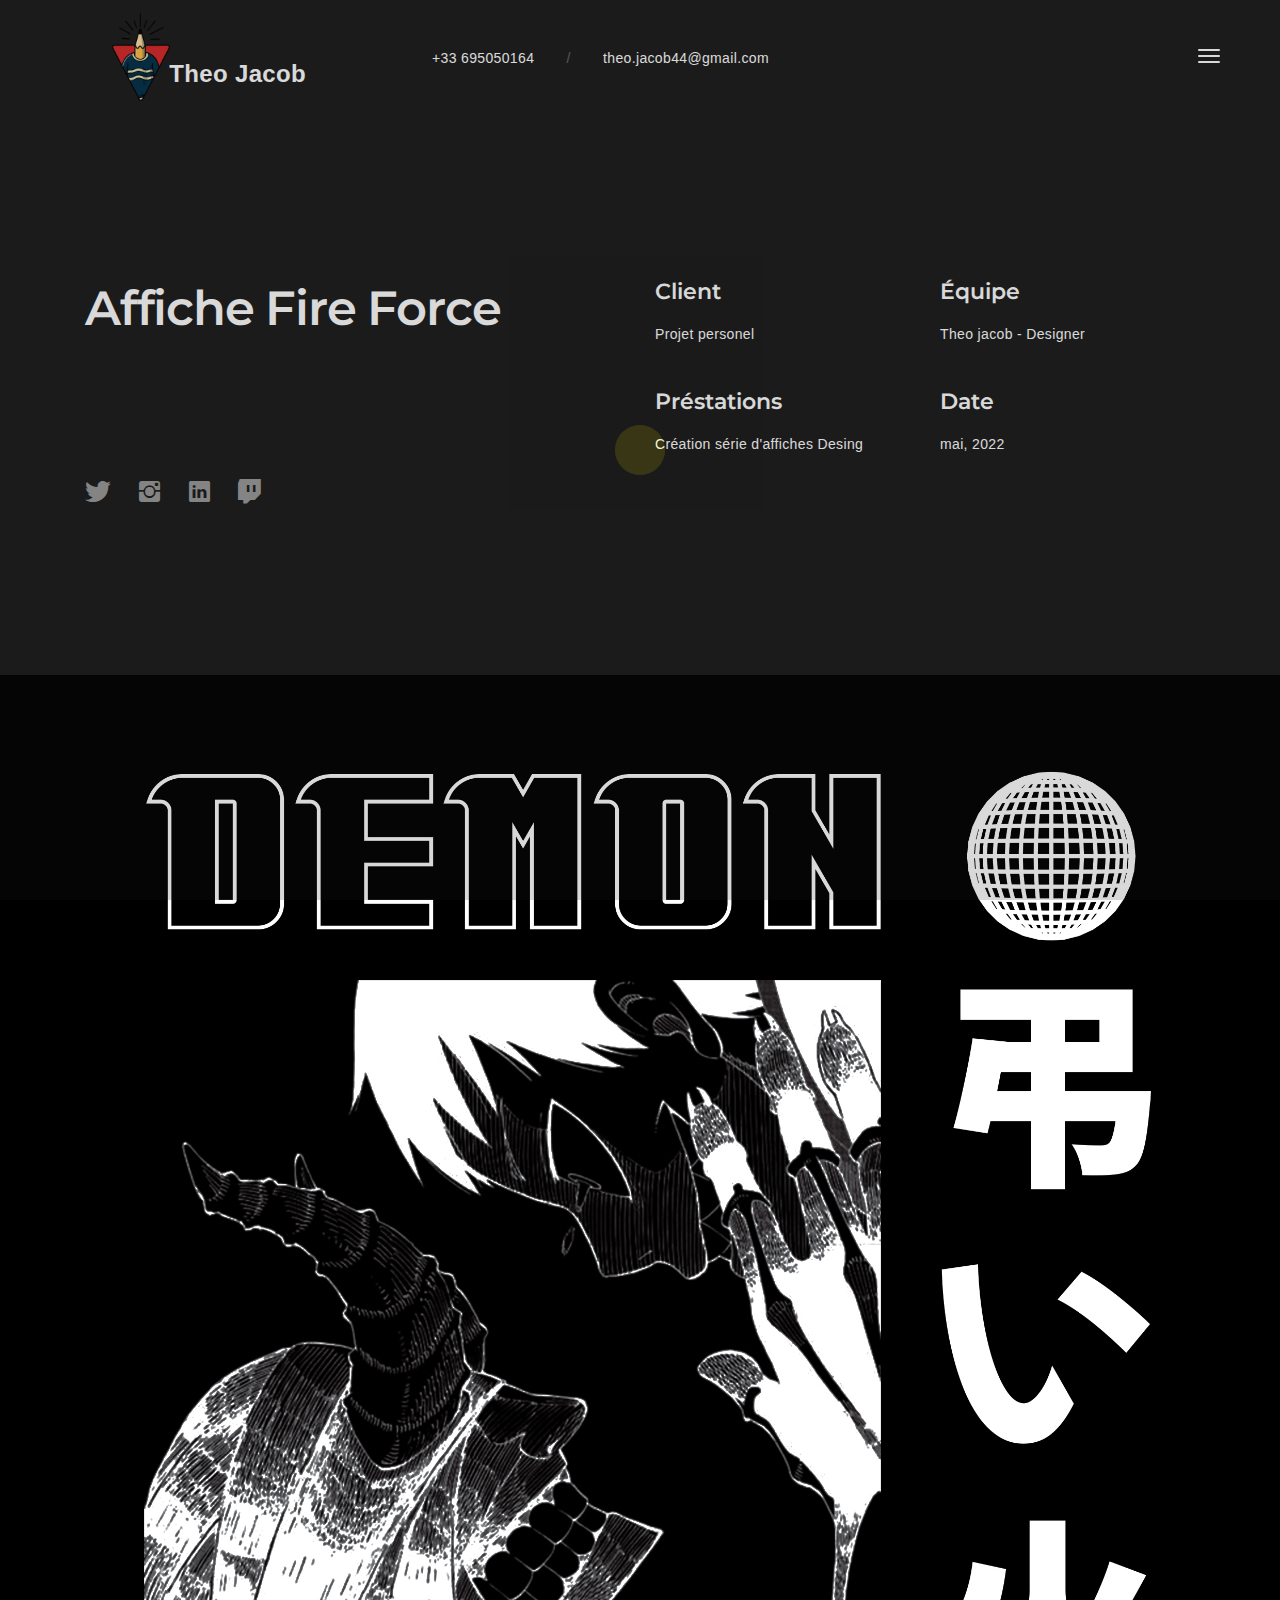
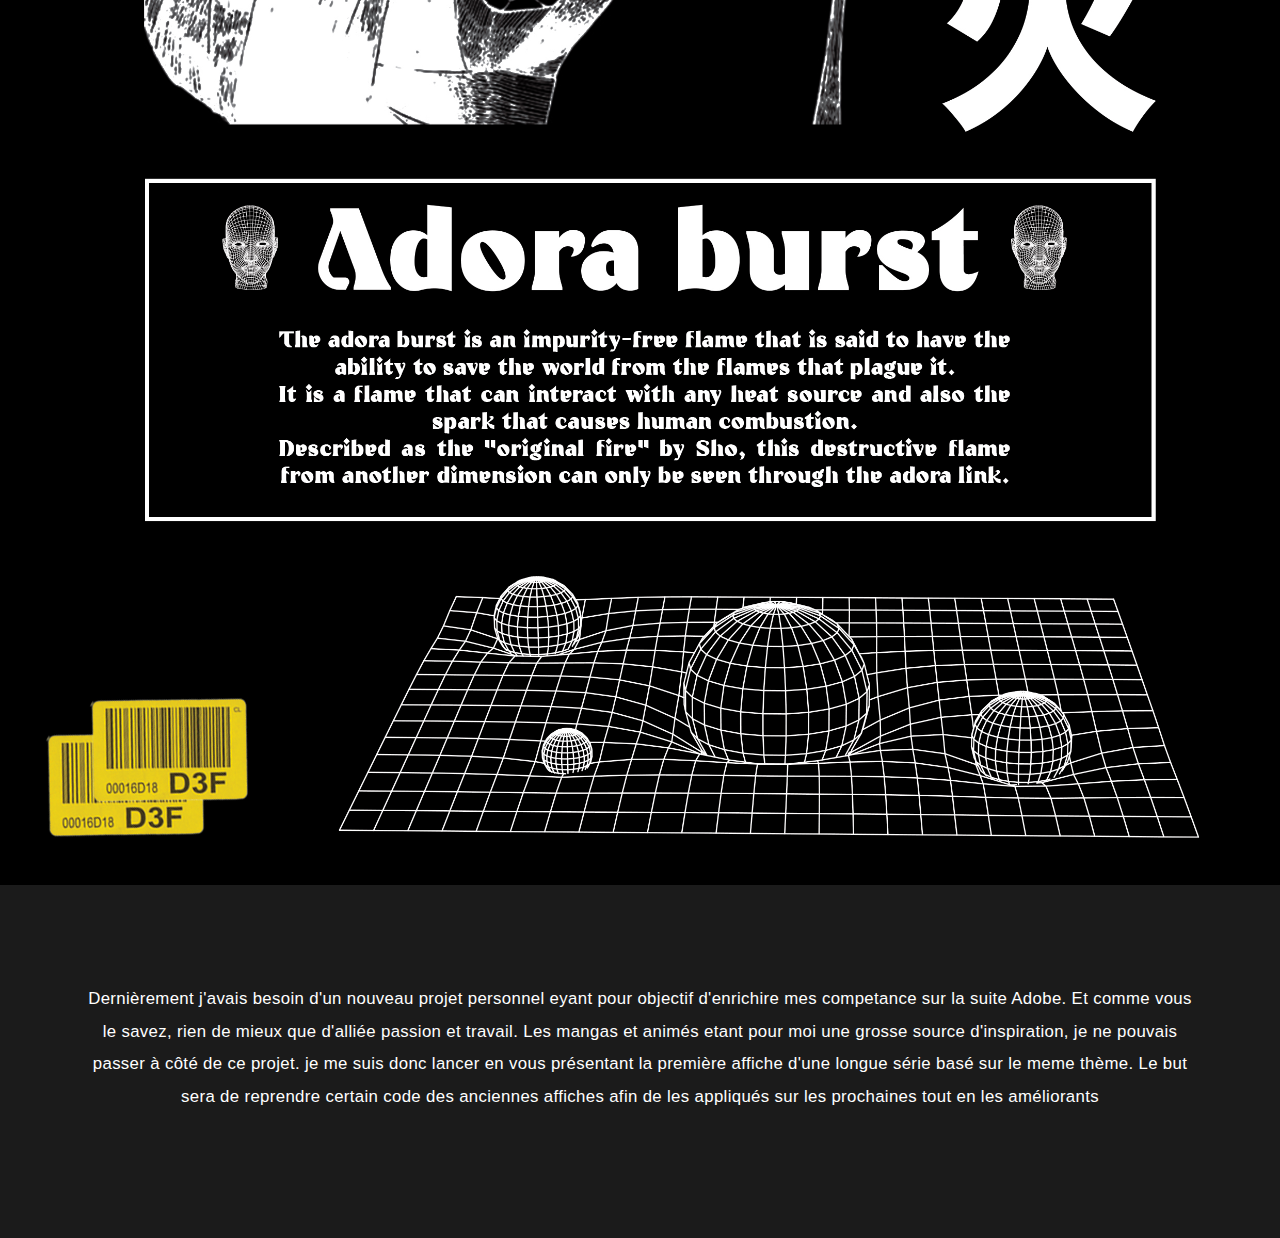
<file: project-detail copy 2.html>
<!DOCTYPE html>
<html lang="fr">
  <head>
    <meta charset="utf-8" />
    <meta name="viewport" content="width=device-width, initial-scale=1" />
    <meta name="description" content="" />
    <meta name="author" content="" />

    <!-- Favicons -->
    <link rel="shortcut icon" href="favicon.png" />
    <link rel="apple-touch-icon" href="apple-touch-icon.png" />
    <link
      rel="apple-touch-icon"
      sizes="72x72"
      href="apple-touch-icon-72x72.png"
    />
    <link
      rel="apple-touch-icon"
      sizes="114x114"
      href="apple-touch-icon-114x114.png"
    />

    <title>Plus de details</title>

    <!-- Styles -->
    <link
      href="https://fonts.googleapis.com/css?family=Montserrat:300,400,500,600,700&display=swap"
      rel="stylesheet"
    />
    <link
      href="https://fonts.googleapis.com/css?family=Libre+Baskerville:400i&display=swap"
      rel="stylesheet"
    />
    <link href="css/style.css" rel="stylesheet" media="screen" />
  </head>
  <body>
    <div class="animsition">
      <div class="loader">
        <div class="spinner">
          <div class="double-bounce1"></div>
          <div class="double-bounce2"></div>
        </div>
      </div>

      <!-- Content CLick Capture-->

      <div class="click-capture"></div>

      <!-- Sidebar Menu-->

      <div class="menu">
        <span class="close-menu icon-cross2 right-boxed"></span>
        <ul class="menu-list right-boxed">
          <li data-menuanchor="page1">
            <a href="index.html#page1">Accueil</a>
          </li>
          <li data-menuanchor="page2">
            <a href="index.html#page2">Spécialité</a>
          </li>
          <li data-menuanchor="page3">
            <a href="index.html#page3">CV</a>
          </li>
          <li data-menuanchor="page4">
            <a href="index.html#page4">À propos</a>
          </li>
          <li data-menuanchor="page5">
            <a href="index.html#page5">Projets</a>
          </li>
          <li data-menuanchor="page6">
            <a href="index.html#page6">Contact</a>
          </li>
        </ul>
        <div class="menu-footer right-boxed">
          <div class="social-list">
            <a
              href="https://twitter.com/strauss_life_"
              class="icon ion-social-twitter"
            ></a>
            <a
              href="https://www.instagram.com/off_theoj/?hl=fr"
              class="icon ion-social-instagram"
            ></a>
            <a
              href="https://www.linkedin.com/in/theo-jacob-289678213/"
              class="icon ion-social-linkedin"
            ></a>
            <a
              href="https://www.twitch.tv/jokubox_"
              class="icon ion-social-twitch"
            ></a>
          </div>
          <div class="copy">© Theo Jacob 2022.</div>
        </div>
      </div>

      <!-- Navbar -->

      <header class="navbar boxed">
        <div class="navbar-bg"></div>
        <a class="brand" href="#">
          <img class="brand-img" alt="" src="images/logo_pro.png" />
          <div class="brand-info">
            <div class="brand-name">Theo Jacob</div>
          </div>
        </a>

        <button
          type="button"
          class="navbar-toggle"
          data-toggle="collapse"
          data-target="#navbar-collapse"
          aria-expanded="false"
        >
          <span class="icon-bar"></span>
          <span class="icon-bar"></span>
          <span class="icon-bar"></span>
        </button>

        <div class="contacts d-none d-md-block">
          <div class="contact-item">+33 695050164</div>
          <div class="contact-item spacer">/</div>
          <div class="contact-item">
            <a href="mailto:contact@Ramsay.com">theo.jacob44@gmail.com</a>
          </div>
        </div>
      </header>

      <div class="content">
        <div class="container">
          <div class="row row-project">
            <div class="col-project-name col-md-6 mt-5 mb-5 mb-md-0">
              <h1>Affiche Fire Force</h1>
              <div class="social-list social-list-detail">
                <a
                  href="https://twitter.com/strauss_life_"
                  class="icon ion-social-twitter"
                ></a>
                <a
                  href="https://www.instagram.com/off_theoj/?hl=fr"
                  class="icon ion-social-instagram"
                ></a>
                <a
                  href="https://www.linkedin.com/in/theo-jacob-289678213/"
                  class="icon ion-social-linkedin"
                ></a>
                <a
                  href="https://www.twitch.tv/jokubox_"
                  class="icon ion-social-twitch"
                ></a>
              </div>
            </div>
            <div class="col-project-info col-md-6">
              <div class="row">
                <div class="col-md-6 mt-5">
                  <h5>Client</h5>
                  <p>Projet personel</p>
                </div>
                <div class="col-md-6 mt-5">
                  <h5>Équipe</h5>
                  <p>Theo jacob - Designer</p>
                </div>
                <div class="col-md-6 mt-5">
                  <h5>Préstations</h5>
                  <p>Création série d'affiches Desing</p>
                </div>
                <div class="col-md-6 mt-5">
                  <h5>Date</h5>
                  <p>mai, 2022</p>
                </div>
              </div>
            </div>
          </div>
        </div>
        <img
          alt=""
          class="image-holder wow fadeIn"
          src="images/bg/fire-force.jpg"
        />
        <div class="container">
          <p class="project-detail-text text-center">
            Dernièrement j'avais besoin d'un nouveau projet personnel eyant pour
            objectif d'enrichire mes competance sur la suite Adobe. Et comme
            vous le savez, rien de mieux que d'alliée passion et travail. Les
            mangas et animés etant pour moi une grosse source d'inspiration, je
            ne pouvais passer à côté de ce projet. je me suis donc lancer en
            vous présentant la première affiche d'une longue série basé sur le
            meme thème. Le but sera de reprendre certain code des anciennes
            affiches afin de les appliqués sur les prochaines tout en les
            améliorants

            <!--<a
              href="https://example.domain/denima6vsco"
              target="_blank"
              class="underline"
              >https://example.domain/denima6vsco</a
            > -->
          </p>
          <!--<img
            alt=""
            class="image-holder wow fadeInLeft"
            src="images/bg/project3-1.jpg"
          />
          <img
            alt=""
            class="image-holder wow fadeInRight"
            src="images/bg/project3-2.jpg"
          />
          <p class="project-detail-text text-center">
            Lorem ipsum dolor sit amet, consectetur adipisicing elit. Ipsum
            quaerat harum, tempora quia molestiae repudiandae ex eaque dolorem
            porro necessitatibus totam voluptas placeat voluptates nemo amet
            aliquid impedit vel? Asperiores?
          </p>-->
        </div>
        <footer>
          <br />
          <br />
        </footer>
      </div>
    </div>

    <!-- jQuery -->

    <script src="js/jquery.min.js"></script>
    <script src="js/wow.min.js"></script>
    <script src="js/jquery.magnific-popup.min.js"></script>
    <script src="js/smoothscroll.js"></script>
    <script src="js/animsition.js"></script>

    <!-- Scripts -->
    <script src="js/scripts.js"></script>
  </body>
</html>
</file>
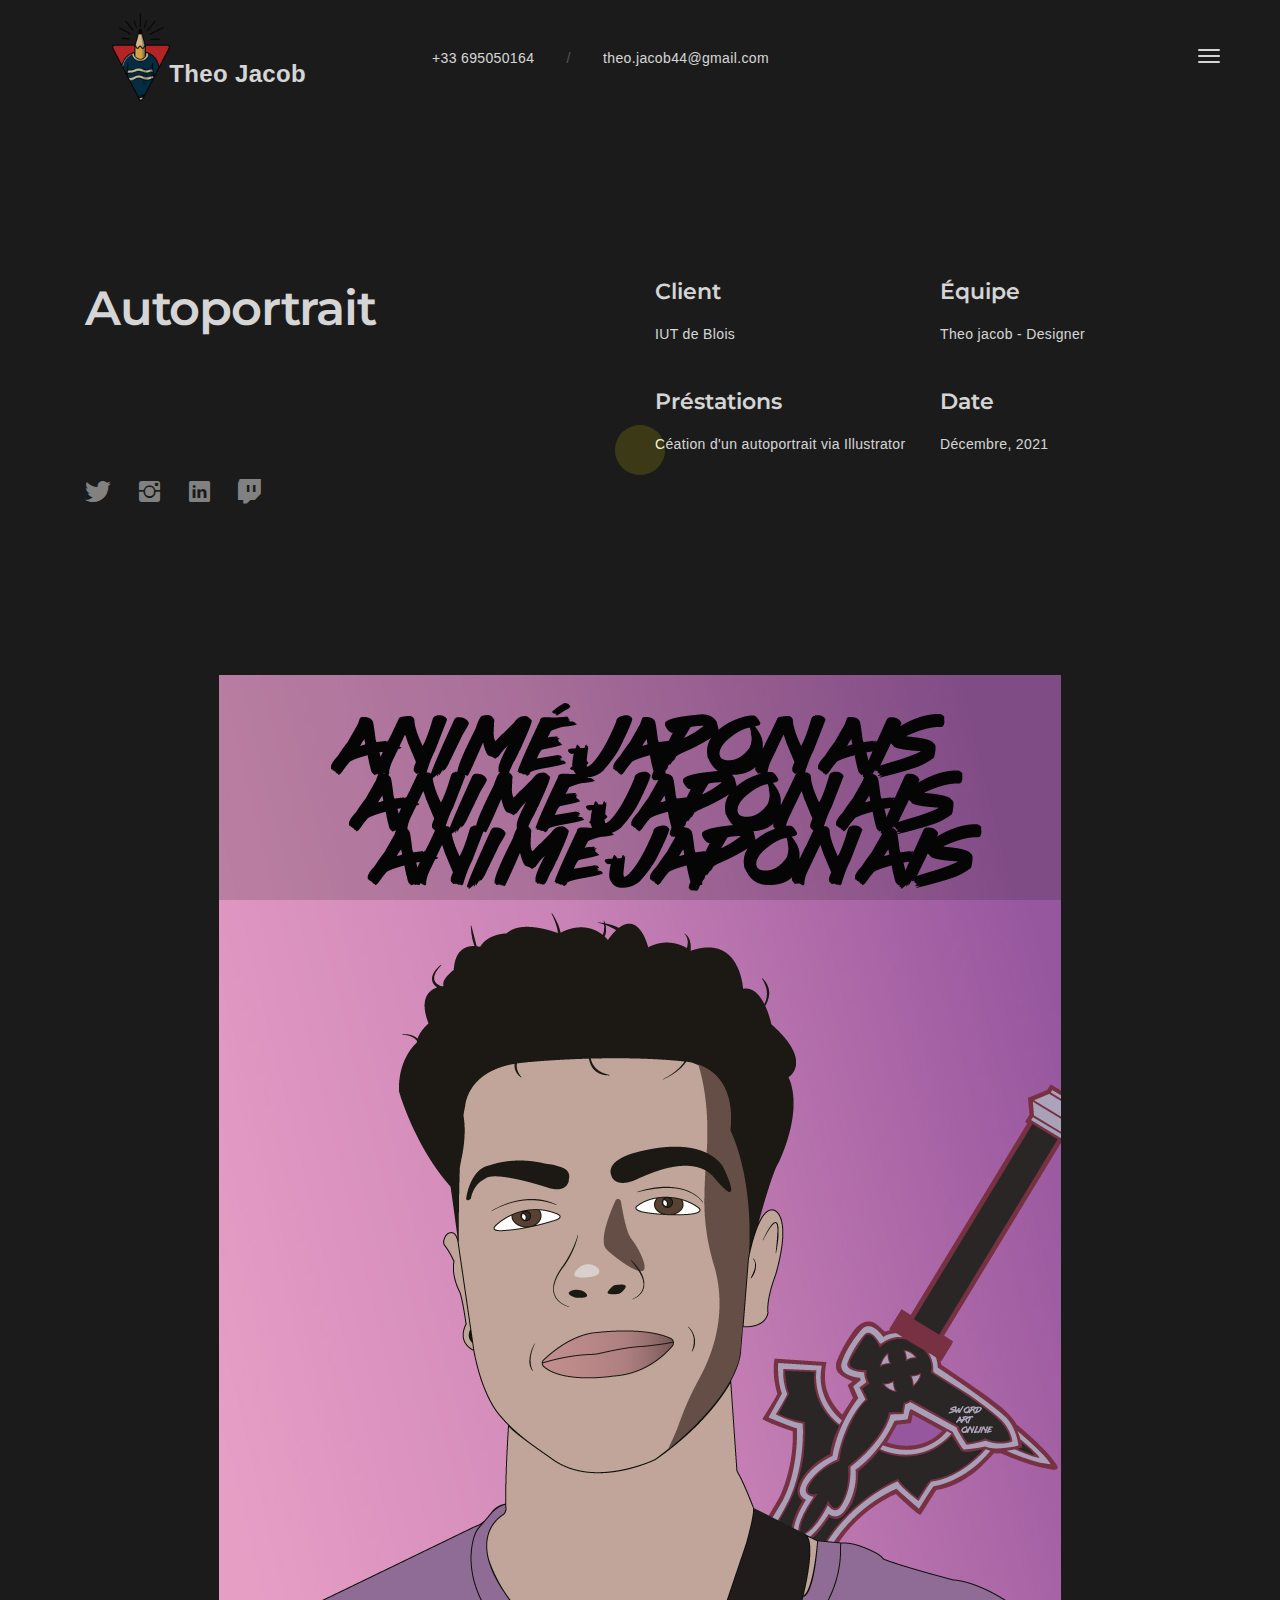
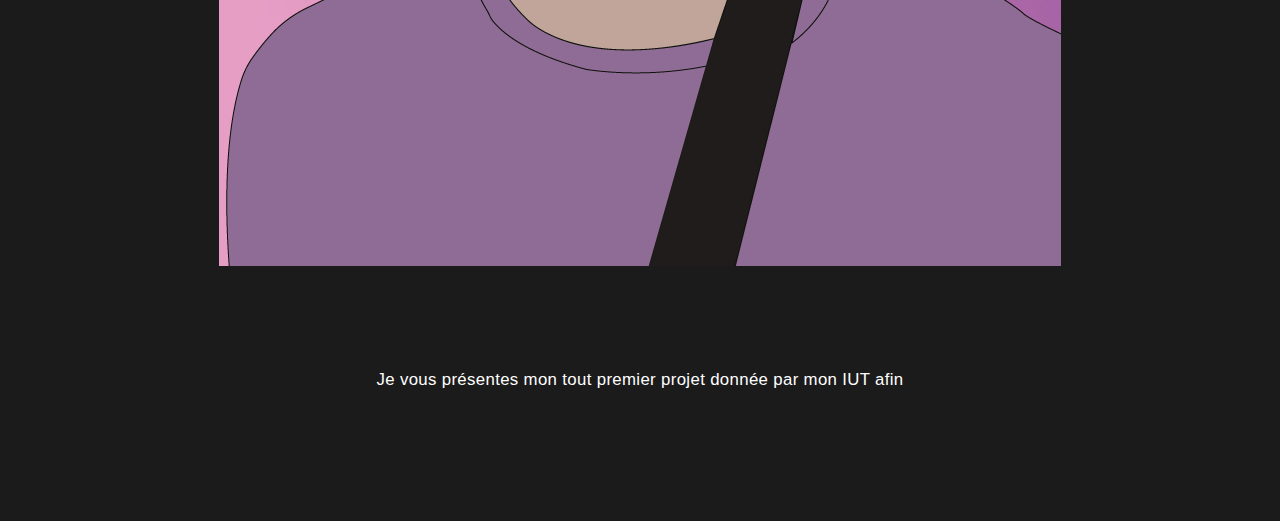
<file: project-detail copy 4.html>
<!DOCTYPE html>
<html lang="fr">
  <head>
    <meta charset="utf-8" />
    <meta name="viewport" content="width=device-width, initial-scale=1" />
    <meta name="description" content="" />
    <meta name="author" content="" />

    <!-- Favicons -->
    <link rel="shortcut icon" href="favicon.png" />
    <link rel="apple-touch-icon" href="apple-touch-icon.png" />
    <link
      rel="apple-touch-icon"
      sizes="72x72"
      href="apple-touch-icon-72x72.png"
    />
    <link
      rel="apple-touch-icon"
      sizes="114x114"
      href="apple-touch-icon-114x114.png"
    />

    <title>Plus de details</title>

    <!-- Styles -->
    <link
      href="https://fonts.googleapis.com/css?family=Montserrat:300,400,500,600,700&display=swap"
      rel="stylesheet"
    />
    <link
      href="https://fonts.googleapis.com/css?family=Libre+Baskerville:400i&display=swap"
      rel="stylesheet"
    />
    <link href="css/style.css" rel="stylesheet" media="screen" />
  </head>
  <body>
    <div class="animsition">
      <div class="loader">
        <div class="spinner">
          <div class="double-bounce1"></div>
          <div class="double-bounce2"></div>
        </div>
      </div>

      <!-- Content CLick Capture-->

      <div class="click-capture"></div>

      <!-- Sidebar Menu-->

      <div class="menu">
        <span class="close-menu icon-cross2 right-boxed"></span>
        <ul class="menu-list right-boxed">
          <li data-menuanchor="page1">
            <a href="index.html#page1">Accueil</a>
          </li>
          <li data-menuanchor="page2">
            <a href="index.html#page2">Spécialité</a>
          </li>
          <li data-menuanchor="page3">
            <a href="index.html#page3">CV</a>
          </li>
          <li data-menuanchor="page4">
            <a href="index.html#page4">À propos</a>
          </li>
          <li data-menuanchor="page5">
            <a href="index.html#page5">Projets</a>
          </li>
          <li data-menuanchor="page6">
            <a href="index.html#page6">Contact</a>
          </li>
        </ul>
        <div class="menu-footer right-boxed">
          <div class="social-list">
            <a
              href="https://twitter.com/strauss_life_"
              class="icon ion-social-twitter"
            ></a>
            <a
              href="https://www.instagram.com/off_theoj/?hl=fr"
              class="icon ion-social-instagram"
            ></a>
            <a
              href="https://www.linkedin.com/in/theo-jacob-289678213/"
              class="icon ion-social-linkedin"
            ></a>
            <a
              href="https://www.twitch.tv/jokubox_"
              class="icon ion-social-twitch"
            ></a>
          </div>
          <div class="copy">© Theo Jacob 2022.</div>
        </div>
      </div>

      <!-- Navbar -->

      <header class="navbar boxed">
        <div class="navbar-bg"></div>
        <a class="brand" href="#">
          <img class="brand-img" alt="" src="images/logo_pro.png" />
          <div class="brand-info">
            <div class="brand-name">Theo Jacob</div>
          </div>
        </a>

        <button
          type="button"
          class="navbar-toggle"
          data-toggle="collapse"
          data-target="#navbar-collapse"
          aria-expanded="false"
        >
          <span class="icon-bar"></span>
          <span class="icon-bar"></span>
          <span class="icon-bar"></span>
        </button>

        <div class="contacts d-none d-md-block">
          <div class="contact-item">+33 695050164</div>
          <div class="contact-item spacer">/</div>
          <div class="contact-item">
            <a href="mailto:contact@Ramsay.com">theo.jacob44@gmail.com</a>
          </div>
        </div>
      </header>

      <div class="content">
        <div class="container">
          <div class="row row-project">
            <div class="col-project-name col-md-6 mt-5 mb-5 mb-md-0">
              <h1>Autoportrait</h1>
              <div class="social-list social-list-detail">
                <a
                  href="https://twitter.com/strauss_life_"
                  class="icon ion-social-twitter"
                ></a>
                <a
                  href="https://www.instagram.com/off_theoj/?hl=fr"
                  class="icon ion-social-instagram"
                ></a>
                <a
                  href="https://www.linkedin.com/in/theo-jacob-289678213/"
                  class="icon ion-social-linkedin"
                ></a>
                <a
                  href="https://www.twitch.tv/jokubox_"
                  class="icon ion-social-twitch"
                ></a>
              </div>
            </div>
            <div class="col-project-info col-md-6">
              <div class="row">
                <div class="col-md-6 mt-5">
                  <h5>Client</h5>
                  <p>IUT de Blois</p>
                </div>
                <div class="col-md-6 mt-5">
                  <h5>Équipe</h5>
                  <p>Theo jacob - Designer</p>
                </div>
                <div class="col-md-6 mt-5">
                  <h5>Préstations</h5>
                  <p>Céation d'un autoportrait via Illustrator</p>
                </div>
                <div class="col-md-6 mt-5">
                  <h5>Date</h5>
                  <p>Décembre, 2021</p>
                </div>
              </div>
            </div>
          </div>
        </div>
        <img
          alt=""
          class="image-holder wow fadeIn"
          src="images/bg/autoportrait.jpg"
        />
        <div class="container">
          <p class="project-detail-text text-center">
            Je vous présentes mon tout premier projet donnée par mon IUT afin
            <!--<a
              href="https://example.domain/denima6vsco"
              target="_blank"
              class="underline"
              >https://example.domain/denima6vsco</a
            > -->
          </p>
          <!--<img
            alt=""
            class="image-holder wow fadeInLeft"
            src="images/bg/project3-1.jpg"
          />
          <img
            alt=""
            class="image-holder wow fadeInRight"
            src="images/bg/project3-2.jpg"
          />
          <p class="project-detail-text text-center">
            Lorem ipsum dolor sit amet, consectetur adipisicing elit. Ipsum
            quaerat harum, tempora quia molestiae repudiandae ex eaque dolorem
            porro necessitatibus totam voluptas placeat voluptates nemo amet
            aliquid impedit vel? Asperiores?
          </p>-->
        </div>
        <footer>
          <br />
          <br />
        </footer>
      </div>
    </div>

    <!-- jQuery -->

    <script src="js/jquery.min.js"></script>
    <script src="js/wow.min.js"></script>
    <script src="js/jquery.magnific-popup.min.js"></script>
    <script src="js/smoothscroll.js"></script>
    <script src="js/animsition.js"></script>

    <!-- Scripts -->
    <script src="js/scripts.js"></script>
  </body>
</html>
</file>
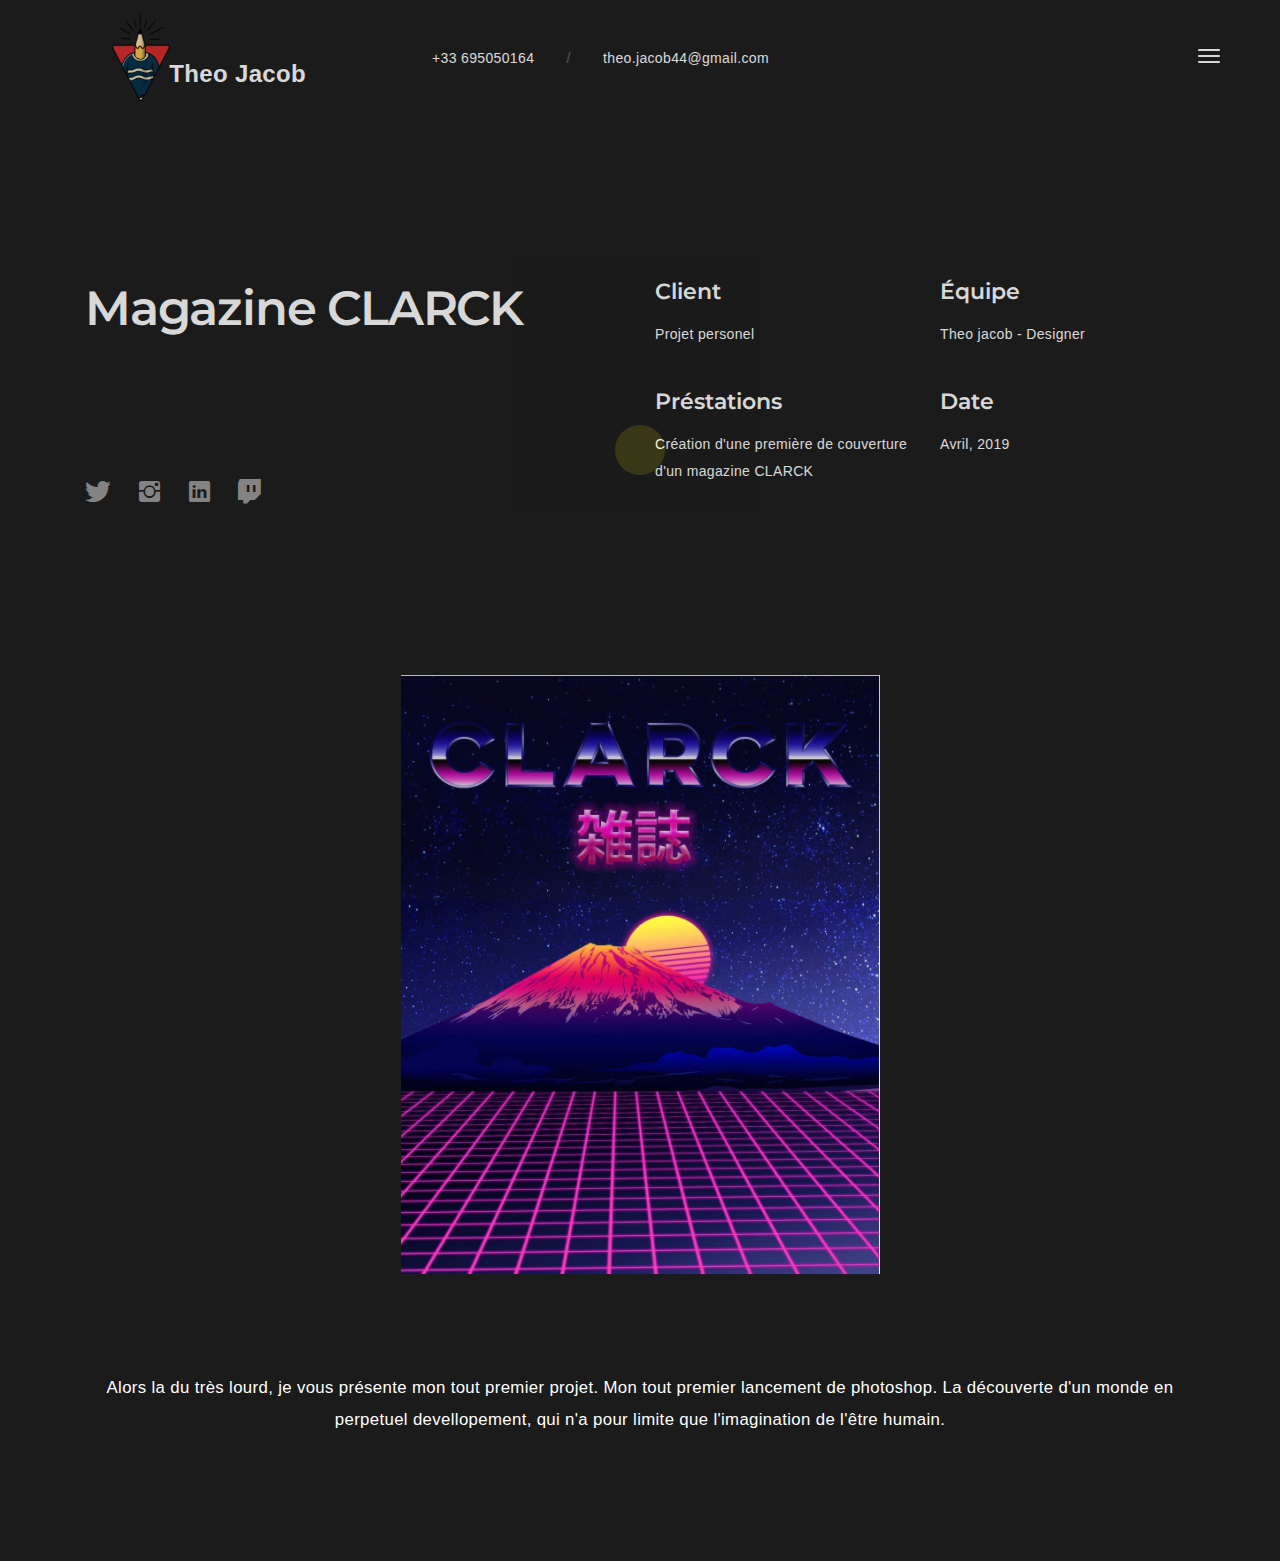
<file: project-detail copy 5.html>
<!DOCTYPE html>
<html lang="fr">
  <head>
    <meta charset="utf-8" />
    <meta name="viewport" content="width=device-width, initial-scale=1" />
    <meta name="description" content="" />
    <meta name="author" content="" />

    <!-- Favicons -->
    <link rel="shortcut icon" href="favicon.png" />
    <link rel="apple-touch-icon" href="apple-touch-icon.png" />
    <link
      rel="apple-touch-icon"
      sizes="72x72"
      href="apple-touch-icon-72x72.png"
    />
    <link
      rel="apple-touch-icon"
      sizes="114x114"
      href="apple-touch-icon-114x114.png"
    />

    <title>Plus de details</title>

    <!-- Styles -->
    <link
      href="https://fonts.googleapis.com/css?family=Montserrat:300,400,500,600,700&display=swap"
      rel="stylesheet"
    />
    <link
      href="https://fonts.googleapis.com/css?family=Libre+Baskerville:400i&display=swap"
      rel="stylesheet"
    />
    <link href="css/style.css" rel="stylesheet" media="screen" />
  </head>
  <body>
    <div class="animsition">
      <div class="loader">
        <div class="spinner">
          <div class="double-bounce1"></div>
          <div class="double-bounce2"></div>
        </div>
      </div>

      <!-- Content CLick Capture-->

      <div class="click-capture"></div>

      <!-- Sidebar Menu-->

      <div class="menu">
        <span class="close-menu icon-cross2 right-boxed"></span>
        <ul class="menu-list right-boxed">
          <li data-menuanchor="page1">
            <a href="index.html#page1">Accueil</a>
          </li>
          <li data-menuanchor="page2">
            <a href="index.html#page2">Spécialité</a>
          </li>
          <li data-menuanchor="page3">
            <a href="index.html#page3">CV</a>
          </li>
          <li data-menuanchor="page4">
            <a href="index.html#page4">À propos</a>
          </li>
          <li data-menuanchor="page5">
            <a href="index.html#page5">Projets</a>
          </li>
          <li data-menuanchor="page6">
            <a href="index.html#page6">Contact</a>
          </li>
        </ul>
        <div class="menu-footer right-boxed">
          <div class="social-list">
            <a
              href="https://twitter.com/strauss_life_"
              class="icon ion-social-twitter"
            ></a>
            <a
              href="https://www.instagram.com/off_theoj/?hl=fr"
              class="icon ion-social-instagram"
            ></a>
            <a
              href="https://www.linkedin.com/in/theo-jacob-289678213/"
              class="icon ion-social-linkedin"
            ></a>
            <a
              href="https://www.twitch.tv/jokubox_"
              class="icon ion-social-twitch"
            ></a>
          </div>
          <div class="copy">© Theo Jacob 2022.</div>
        </div>
      </div>

      <!-- Navbar -->

      <header class="navbar boxed">
        <div class="navbar-bg"></div>
        <a class="brand" href="#">
          <img class="brand-img" alt="" src="images/logo_pro.png" />
          <div class="brand-info">
            <div class="brand-name">Theo Jacob</div>
          </div>
        </a>

        <button
          type="button"
          class="navbar-toggle"
          data-toggle="collapse"
          data-target="#navbar-collapse"
          aria-expanded="false"
        >
          <span class="icon-bar"></span>
          <span class="icon-bar"></span>
          <span class="icon-bar"></span>
        </button>

        <div class="contacts d-none d-md-block">
          <div class="contact-item">+33 695050164</div>
          <div class="contact-item spacer">/</div>
          <div class="contact-item">
            <a href="mailto:contact@Ramsay.com">theo.jacob44@gmail.com</a>
          </div>
        </div>
      </header>

      <div class="content">
        <div class="container">
          <div class="row row-project">
            <div class="col-project-name col-md-6 mt-5 mb-5 mb-md-0">
              <h1>Magazine CLARCK</h1>
              <div class="social-list social-list-detail">
                <a
                  href="https://twitter.com/strauss_life_"
                  class="icon ion-social-twitter"
                ></a>
                <a
                  href="https://www.instagram.com/off_theoj/?hl=fr"
                  class="icon ion-social-instagram"
                ></a>
                <a
                  href="https://www.linkedin.com/in/theo-jacob-289678213/"
                  class="icon ion-social-linkedin"
                ></a>
                <a
                  href="https://www.twitch.tv/jokubox_"
                  class="icon ion-social-twitch"
                ></a>
              </div>
            </div>
            <div class="col-project-info col-md-6">
              <div class="row">
                <div class="col-md-6 mt-5">
                  <h5>Client</h5>
                  <p>Projet personel</p>
                </div>
                <div class="col-md-6 mt-5">
                  <h5>Équipe</h5>
                  <p>Theo jacob - Designer</p>
                </div>
                <div class="col-md-6 mt-5">
                  <h5>Préstations</h5>
                  <p>
                    Création d'une première de couverture d'un magazine CLARCK
                  </p>
                </div>
                <div class="col-md-6 mt-5">
                  <h5>Date</h5>
                  <p>Avril, 2019</p>
                </div>
              </div>
            </div>
          </div>
        </div>
        <img alt="" class="image-holder wow fadeIn" src="images/bg/img2.PNG" />
        <div class="container">
          <p class="project-detail-text text-center">
            Alors la du très lourd, je vous présente mon tout premier projet.
            Mon tout premier lancement de photoshop. La découverte d'un monde en
            perpetuel devellopement, qui n'a pour limite que l'imagination de
            l'être humain.
            <!--<a
              href="https://example.domain/denima6vsco"
              target="_blank"
              class="underline"
              >https://example.domain/denima6vsco</a
            > -->
          </p>
          <!--<img
            alt=""
            class="image-holder wow fadeInLeft"
            src="images/bg/project3-1.jpg"
          />
          <img
            alt=""
            class="image-holder wow fadeInRight"
            src="images/bg/project3-2.jpg"
          />
          <p class="project-detail-text text-center">
            Lorem ipsum dolor sit amet, consectetur adipisicing elit. Ipsum
            quaerat harum, tempora quia molestiae repudiandae ex eaque dolorem
            porro necessitatibus totam voluptas placeat voluptates nemo amet
            aliquid impedit vel? Asperiores?
          </p>-->
        </div>
        <footer>
          <br />
          <br />
        </footer>
      </div>
    </div>

    <!-- jQuery -->

    <script src="js/jquery.min.js"></script>
    <script src="js/wow.min.js"></script>
    <script src="js/jquery.magnific-popup.min.js"></script>
    <script src="js/smoothscroll.js"></script>
    <script src="js/animsition.js"></script>

    <!-- Scripts -->
    <script src="js/scripts.js"></script>
  </body>
</html>
</file>
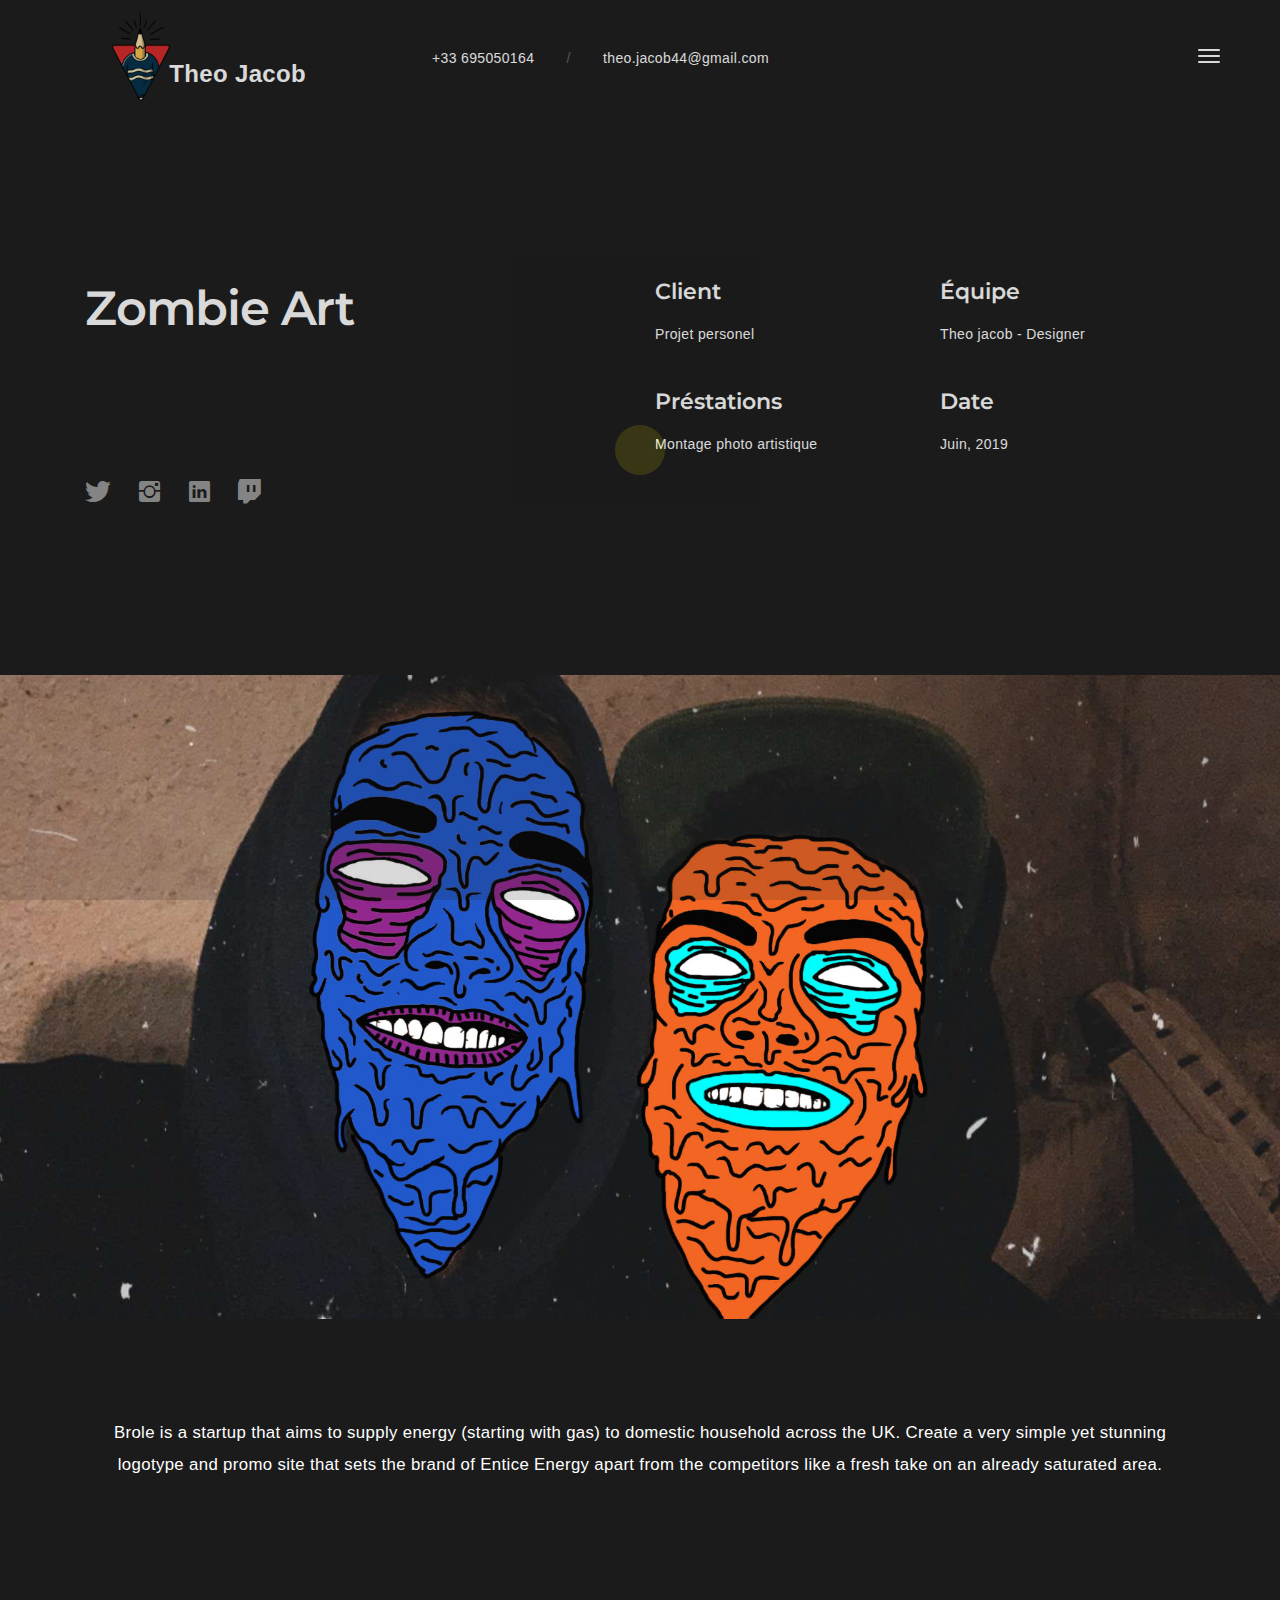
<file: project-detail copy 6.html>
<!DOCTYPE html>
<html lang="fr">
  <head>
    <meta charset="utf-8" />
    <meta name="viewport" content="width=device-width, initial-scale=1" />
    <meta name="description" content="" />
    <meta name="author" content="" />

    <!-- Favicons -->
    <link rel="shortcut icon" href="favicon.png" />
    <link rel="apple-touch-icon" href="apple-touch-icon.png" />
    <link
      rel="apple-touch-icon"
      sizes="72x72"
      href="apple-touch-icon-72x72.png"
    />
    <link
      rel="apple-touch-icon"
      sizes="114x114"
      href="apple-touch-icon-114x114.png"
    />

    <title>Plus de details</title>

    <!-- Styles -->
    <link
      href="https://fonts.googleapis.com/css?family=Montserrat:300,400,500,600,700&display=swap"
      rel="stylesheet"
    />
    <link
      href="https://fonts.googleapis.com/css?family=Libre+Baskerville:400i&display=swap"
      rel="stylesheet"
    />
    <link href="css/style.css" rel="stylesheet" media="screen" />
  </head>
  <body>
    <div class="animsition">
      <div class="loader">
        <div class="spinner">
          <div class="double-bounce1"></div>
          <div class="double-bounce2"></div>
        </div>
      </div>

      <!-- Content CLick Capture-->

      <div class="click-capture"></div>

      <!-- Sidebar Menu-->

      <div class="menu">
        <span class="close-menu icon-cross2 right-boxed"></span>
        <ul class="menu-list right-boxed">
          <li data-menuanchor="page1">
            <a href="index.html#page1">Accueil</a>
          </li>
          <li data-menuanchor="page2">
            <a href="index.html#page2">Spécialité</a>
          </li>
          <li data-menuanchor="page3">
            <a href="index.html#page3">CV</a>
          </li>
          <li data-menuanchor="page4">
            <a href="index.html#page4">À propos</a>
          </li>
          <li data-menuanchor="page5">
            <a href="index.html#page5">Projets</a>
          </li>
          <li data-menuanchor="page6">
            <a href="index.html#page6">Contact</a>
          </li>
        </ul>
        <div class="menu-footer right-boxed">
          <div class="social-list">
            <a
              href="https://twitter.com/strauss_life_"
              class="icon ion-social-twitter"
            ></a>
            <a
              href="https://www.instagram.com/off_theoj/?hl=fr"
              class="icon ion-social-instagram"
            ></a>
            <a
              href="https://www.linkedin.com/in/theo-jacob-289678213/"
              class="icon ion-social-linkedin"
            ></a>
            <a
              href="https://www.twitch.tv/jokubox_"
              class="icon ion-social-twitch"
            ></a>
          </div>
          <div class="copy">© Theo Jacob 2022.</div>
        </div>
      </div>

      <!-- Navbar -->

      <header class="navbar boxed">
        <div class="navbar-bg"></div>
        <a class="brand" href="#">
          <img class="brand-img" alt="" src="images/logo_pro.png" />
          <div class="brand-info">
            <div class="brand-name">Theo Jacob</div>
          </div>
        </a>

        <button
          type="button"
          class="navbar-toggle"
          data-toggle="collapse"
          data-target="#navbar-collapse"
          aria-expanded="false"
        >
          <span class="icon-bar"></span>
          <span class="icon-bar"></span>
          <span class="icon-bar"></span>
        </button>

        <div class="contacts d-none d-md-block">
          <div class="contact-item">+33 695050164</div>
          <div class="contact-item spacer">/</div>
          <div class="contact-item">
            <a href="mailto:contact@Ramsay.com">theo.jacob44@gmail.com</a>
          </div>
        </div>
      </header>

      <div class="content">
        <div class="container">
          <div class="row row-project">
            <div class="col-project-name col-md-6 mt-5 mb-5 mb-md-0">
              <h1>Zombie Art</h1>
              <div class="social-list social-list-detail">
                <a
                  href="https://twitter.com/strauss_life_"
                  class="icon ion-social-twitter"
                ></a>
                <a
                  href="https://www.instagram.com/off_theoj/?hl=fr"
                  class="icon ion-social-instagram"
                ></a>
                <a
                  href="https://www.linkedin.com/in/theo-jacob-289678213/"
                  class="icon ion-social-linkedin"
                ></a>
                <a
                  href="https://www.twitch.tv/jokubox_"
                  class="icon ion-social-twitch"
                ></a>
              </div>
            </div>
            <div class="col-project-info col-md-6">
              <div class="row">
                <div class="col-md-6 mt-5">
                  <h5>Client</h5>
                  <p>Projet personel</p>
                </div>
                <div class="col-md-6 mt-5">
                  <h5>Équipe</h5>
                  <p>Theo jacob - Designer</p>
                </div>
                <div class="col-md-6 mt-5">
                  <h5>Préstations</h5>
                  <p>Montage photo artistique</p>
                </div>
                <div class="col-md-6 mt-5">
                  <h5>Date</h5>
                  <p>Juin, 2019</p>
                </div>
              </div>
            </div>
          </div>
        </div>
        <img alt="" class="image-holder wow fadeIn" src="images/bg/img3.jpg" />
        <div class="container">
          <p class="project-detail-text text-center">
            Brole is a startup that aims to supply energy (starting with gas) to
            domestic household across the UK. Create a very simple yet stunning
            logotype and promo site that sets the brand of Entice Energy apart
            from the competitors like a fresh take on an already saturated area.
            <!--<a
              href="https://example.domain/denima6vsco"
              target="_blank"
              class="underline"
              >https://example.domain/denima6vsco</a
            > -->
          </p>
          <!--<img
            alt=""
            class="image-holder wow fadeInLeft"
            src="images/bg/project3-1.jpg"
          />
          <img
            alt=""
            class="image-holder wow fadeInRight"
            src="images/bg/project3-2.jpg"
          />
          <p class="project-detail-text text-center">
            Lorem ipsum dolor sit amet, consectetur adipisicing elit. Ipsum
            quaerat harum, tempora quia molestiae repudiandae ex eaque dolorem
            porro necessitatibus totam voluptas placeat voluptates nemo amet
            aliquid impedit vel? Asperiores?
          </p>-->
        </div>
        <footer>
          <br />
          <br />
        </footer>
      </div>
    </div>

    <!-- jQuery -->

    <script src="js/jquery.min.js"></script>
    <script src="js/wow.min.js"></script>
    <script src="js/jquery.magnific-popup.min.js"></script>
    <script src="js/smoothscroll.js"></script>
    <script src="js/animsition.js"></script>

    <!-- Scripts -->
    <script src="js/scripts.js"></script>
  </body>
</html>
</file>
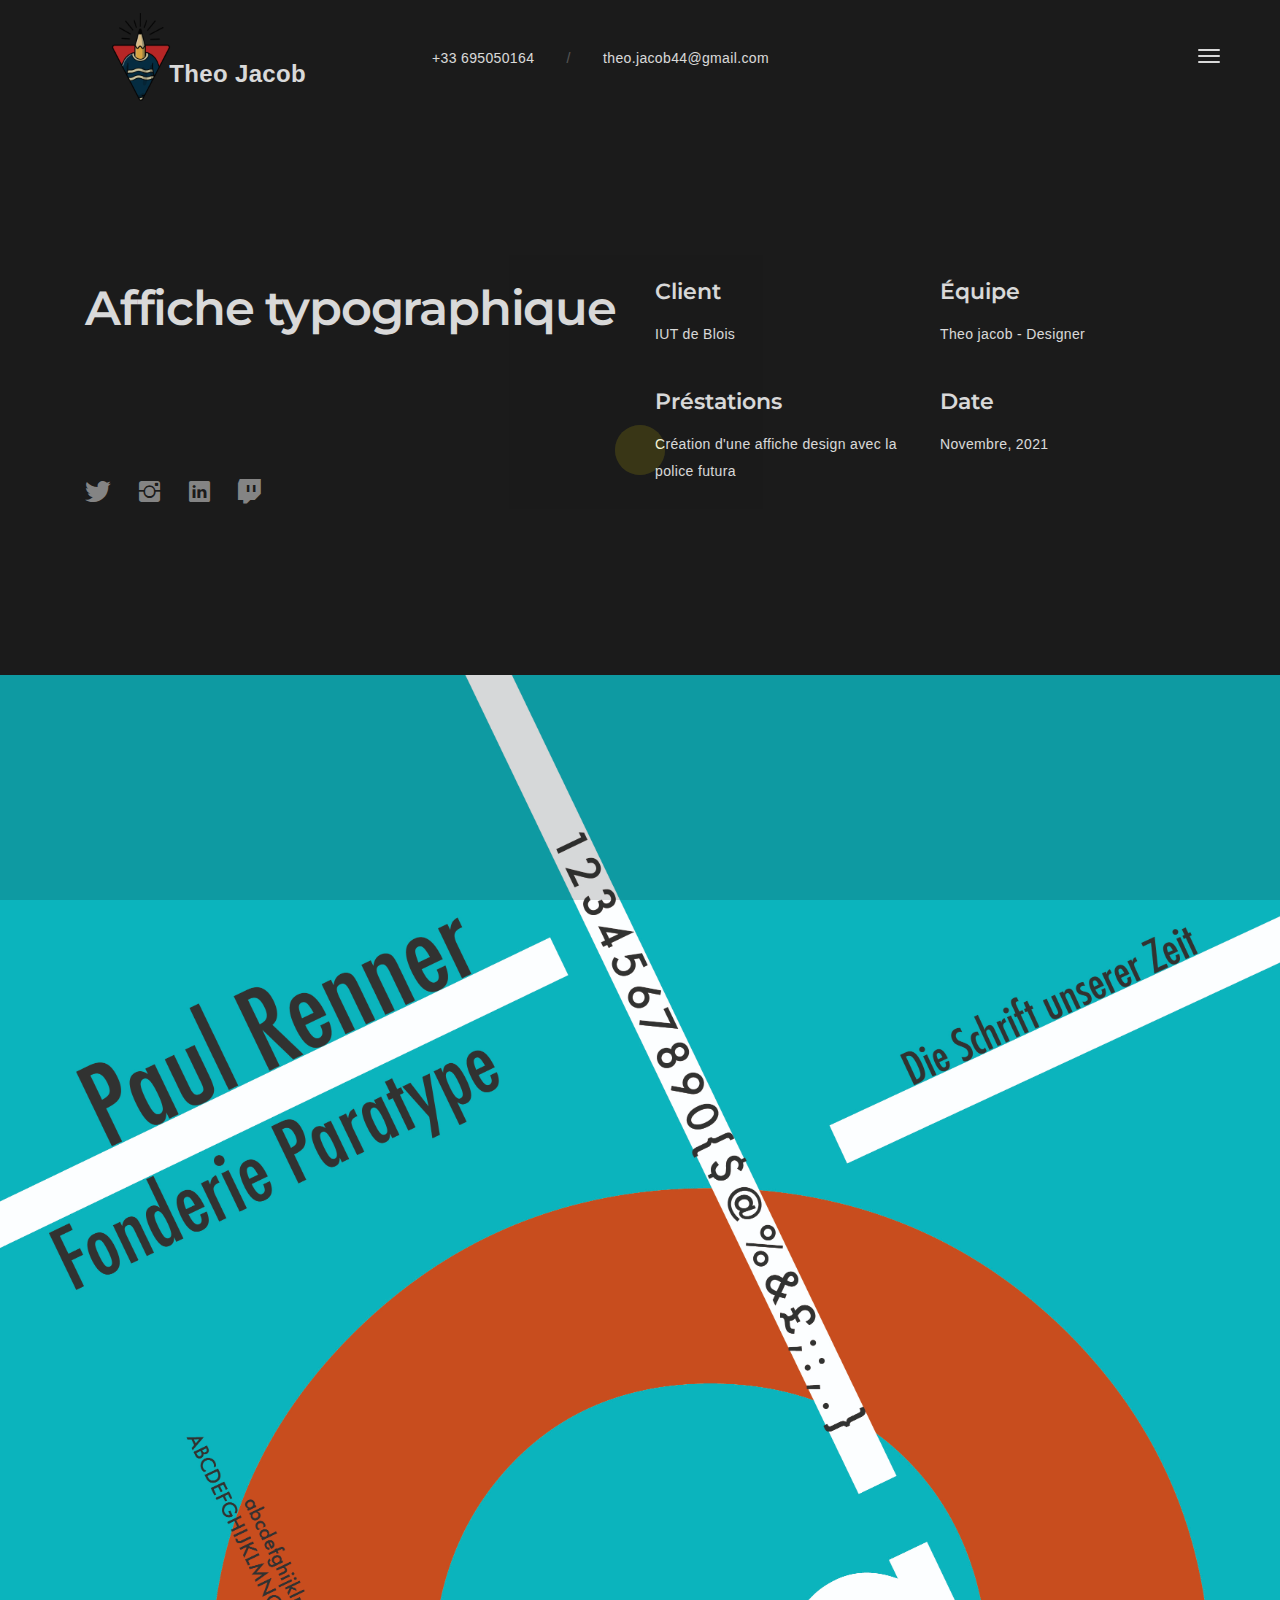
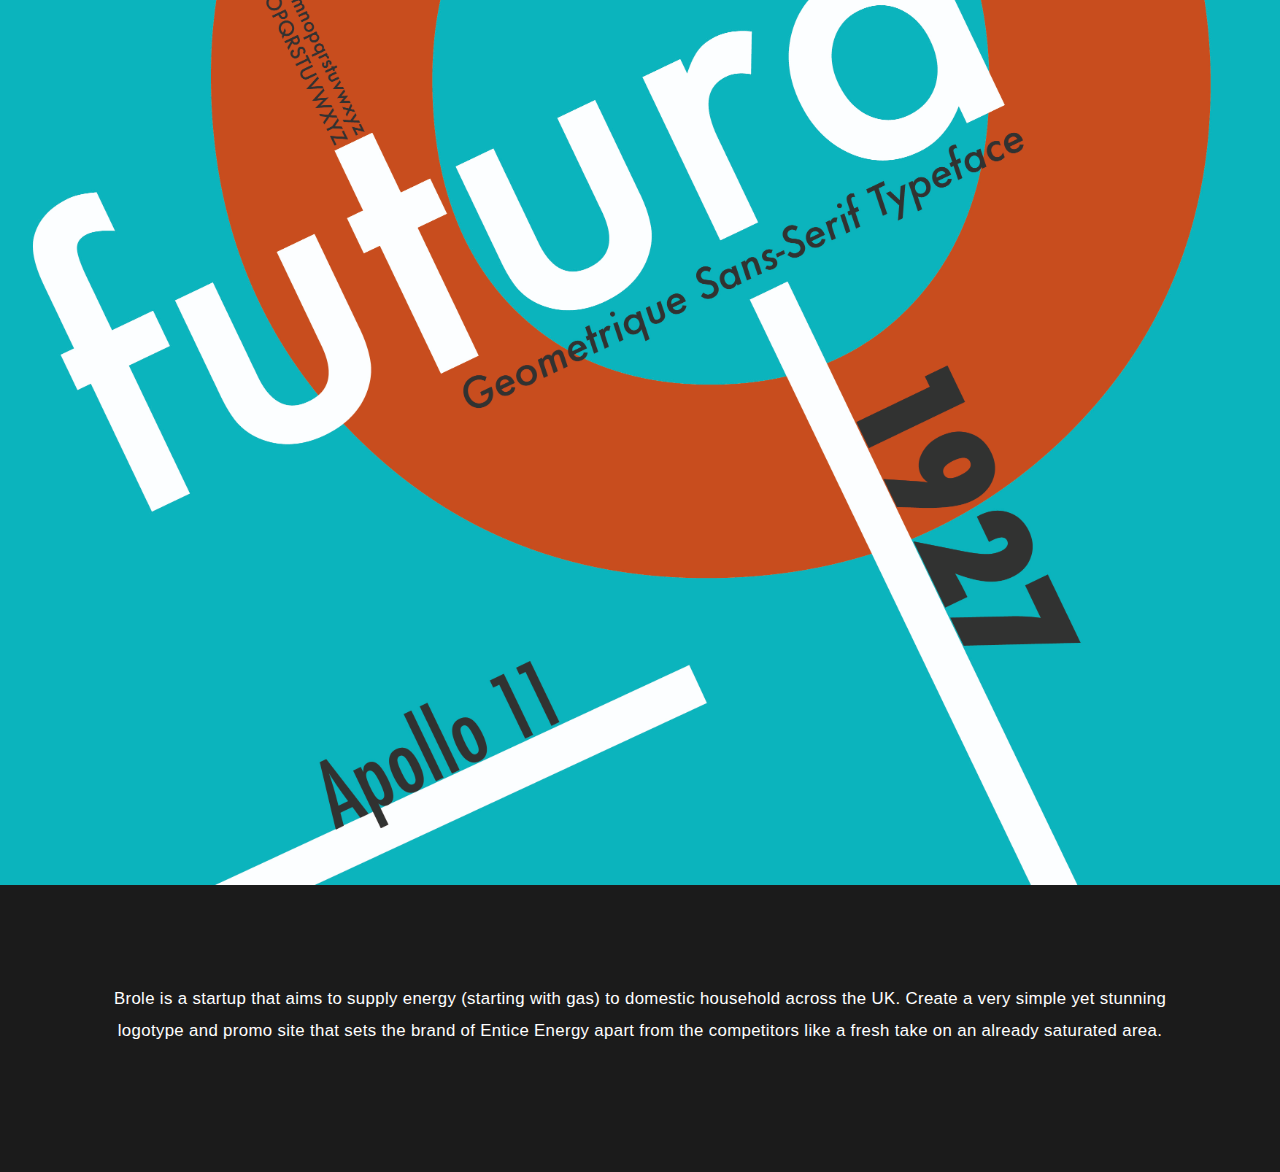
<file: project-detail copy.html>
<!DOCTYPE html>
<html lang="fr">
  <head>
    <meta charset="utf-8" />
    <meta name="viewport" content="width=device-width, initial-scale=1" />
    <meta name="description" content="" />
    <meta name="author" content="" />

    <!-- Favicons -->
    <link rel="shortcut icon" href="favicon.png" />
    <link rel="apple-touch-icon" href="apple-touch-icon.png" />
    <link
      rel="apple-touch-icon"
      sizes="72x72"
      href="apple-touch-icon-72x72.png"
    />
    <link
      rel="apple-touch-icon"
      sizes="114x114"
      href="apple-touch-icon-114x114.png"
    />

    <title>Plus de details</title>

    <!-- Styles -->
    <link
      href="https://fonts.googleapis.com/css?family=Montserrat:300,400,500,600,700&display=swap"
      rel="stylesheet"
    />
    <link
      href="https://fonts.googleapis.com/css?family=Libre+Baskerville:400i&display=swap"
      rel="stylesheet"
    />
    <link href="css/style.css" rel="stylesheet" media="screen" />
  </head>
  <body>
    <div class="animsition">
      <div class="loader">
        <div class="spinner">
          <div class="double-bounce1"></div>
          <div class="double-bounce2"></div>
        </div>
      </div>

      <!-- Content CLick Capture-->

      <div class="click-capture"></div>

      <!-- Sidebar Menu-->

      <div class="menu">
        <span class="close-menu icon-cross2 right-boxed"></span>
        <ul class="menu-list right-boxed">
          <li data-menuanchor="page1">
            <a href="index.html#page1">Accueil</a>
          </li>
          <li data-menuanchor="page2">
            <a href="index.html#page2">Spécialité</a>
          </li>
          <li data-menuanchor="page3">
            <a href="index.html#page3">CV</a>
          </li>
          <li data-menuanchor="page4">
            <a href="index.html#page4">À propos</a>
          </li>
          <li data-menuanchor="page5">
            <a href="index.html#page5">Projets</a>
          </li>
          <li data-menuanchor="page6">
            <a href="index.html#page6">Contact</a>
          </li>
        </ul>
        <div class="menu-footer right-boxed">
          <div class="social-list">
            <a
              href="https://twitter.com/strauss_life_"
              class="icon ion-social-twitter"
            ></a>
            <a
              href="https://www.instagram.com/off_theoj/?hl=fr"
              class="icon ion-social-instagram"
            ></a>
            <a
              href="https://www.linkedin.com/in/theo-jacob-289678213/"
              class="icon ion-social-linkedin"
            ></a>
            <a
              href="https://www.twitch.tv/jokubox_"
              class="icon ion-social-twitch"
            ></a>
          </div>
          <div class="copy">© Theo Jacob 2022.</div>
        </div>
      </div>

      <!-- Navbar -->

      <header class="navbar boxed">
        <div class="navbar-bg"></div>
        <a class="brand" href="#">
          <img class="brand-img" alt="" src="images/logo_pro.png" />
          <div class="brand-info">
            <div class="brand-name">Theo Jacob</div>
          </div>
        </a>

        <button
          type="button"
          class="navbar-toggle"
          data-toggle="collapse"
          data-target="#navbar-collapse"
          aria-expanded="false"
        >
          <span class="icon-bar"></span>
          <span class="icon-bar"></span>
          <span class="icon-bar"></span>
        </button>

        <div class="contacts d-none d-md-block">
          <div class="contact-item">+33 695050164</div>
          <div class="contact-item spacer">/</div>
          <div class="contact-item">
            <a href="mailto:contact@Ramsay.com">theo.jacob44@gmail.com</a>
          </div>
        </div>
      </header>

      <div class="content">
        <div class="container">
          <div class="row row-project">
            <div class="col-project-name col-md-6 mt-5 mb-5 mb-md-0">
              <h1>Affiche typographique</h1>
              <div class="social-list social-list-detail">
                <a
                  href="https://twitter.com/strauss_life_"
                  class="icon ion-social-twitter"
                ></a>
                <a
                  href="https://www.instagram.com/off_theoj/?hl=fr"
                  class="icon ion-social-instagram"
                ></a>
                <a
                  href="https://www.linkedin.com/in/theo-jacob-289678213/"
                  class="icon ion-social-linkedin"
                ></a>
                <a
                  href="https://www.twitch.tv/jokubox_"
                  class="icon ion-social-twitch"
                ></a>
              </div>
            </div>
            <div class="col-project-info col-md-6">
              <div class="row">
                <div class="col-md-6 mt-5">
                  <h5>Client</h5>
                  <p>IUT de Blois</p>
                </div>
                <div class="col-md-6 mt-5">
                  <h5>Équipe</h5>
                  <p>Theo jacob - Designer</p>
                </div>
                <div class="col-md-6 mt-5">
                  <h5>Préstations</h5>
                  <p>Création d'une affiche design avec la police futura</p>
                </div>
                <div class="col-md-6 mt-5">
                  <h5>Date</h5>
                  <p>Novembre, 2021</p>
                </div>
              </div>
            </div>
          </div>
        </div>
        <img
          alt=""
          class="image-holder wow fadeIn"
          src="images/bg/affiche_typo.jpg"
        />
        <div class="container">
          <p class="project-detail-text text-center">
            Brole is a startup that aims to supply energy (starting with gas) to
            domestic household across the UK. Create a very simple yet stunning
            logotype and promo site that sets the brand of Entice Energy apart
            from the competitors like a fresh take on an already saturated area.
            <!--<a
              href="https://example.domain/denima6vsco"
              target="_blank"
              class="underline"
              >https://example.domain/denima6vsco</a
            > -->
          </p>
          <!--<img
            alt=""
            class="image-holder wow fadeInLeft"
            src="images/bg/project3-1.jpg"
          />
          <img
            alt=""
            class="image-holder wow fadeInRight"
            src="images/bg/project3-2.jpg"
          />
          <p class="project-detail-text text-center">
            Lorem ipsum dolor sit amet, consectetur adipisicing elit. Ipsum
            quaerat harum, tempora quia molestiae repudiandae ex eaque dolorem
            porro necessitatibus totam voluptas placeat voluptates nemo amet
            aliquid impedit vel? Asperiores?
          </p>-->
        </div>
        <footer>
          <br />
          <br />
        </footer>
      </div>
    </div>

    <!-- jQuery -->

    <script src="js/jquery.min.js"></script>
    <script src="js/wow.min.js"></script>
    <script src="js/jquery.magnific-popup.min.js"></script>
    <script src="js/smoothscroll.js"></script>
    <script src="js/animsition.js"></script>

    <!-- Scripts -->
    <script src="js/scripts.js"></script>
  </body>
</html>
</file>
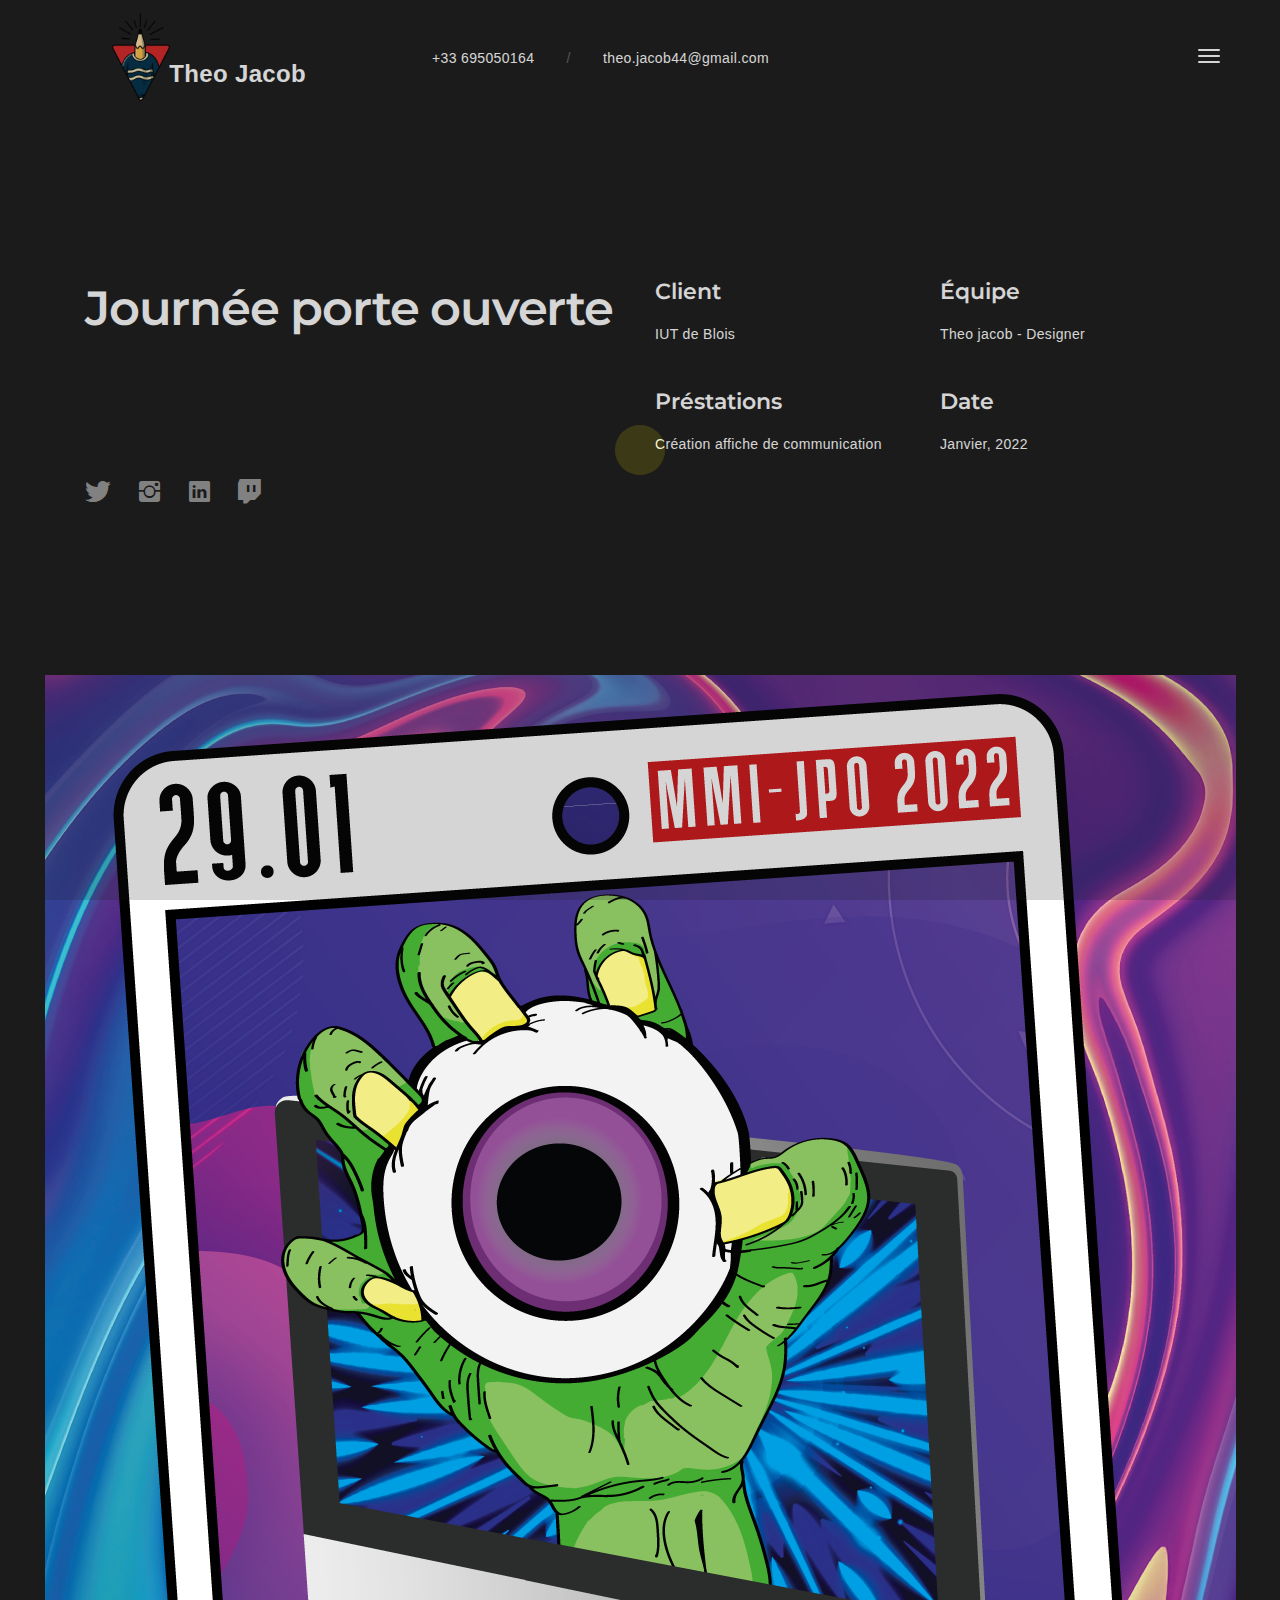
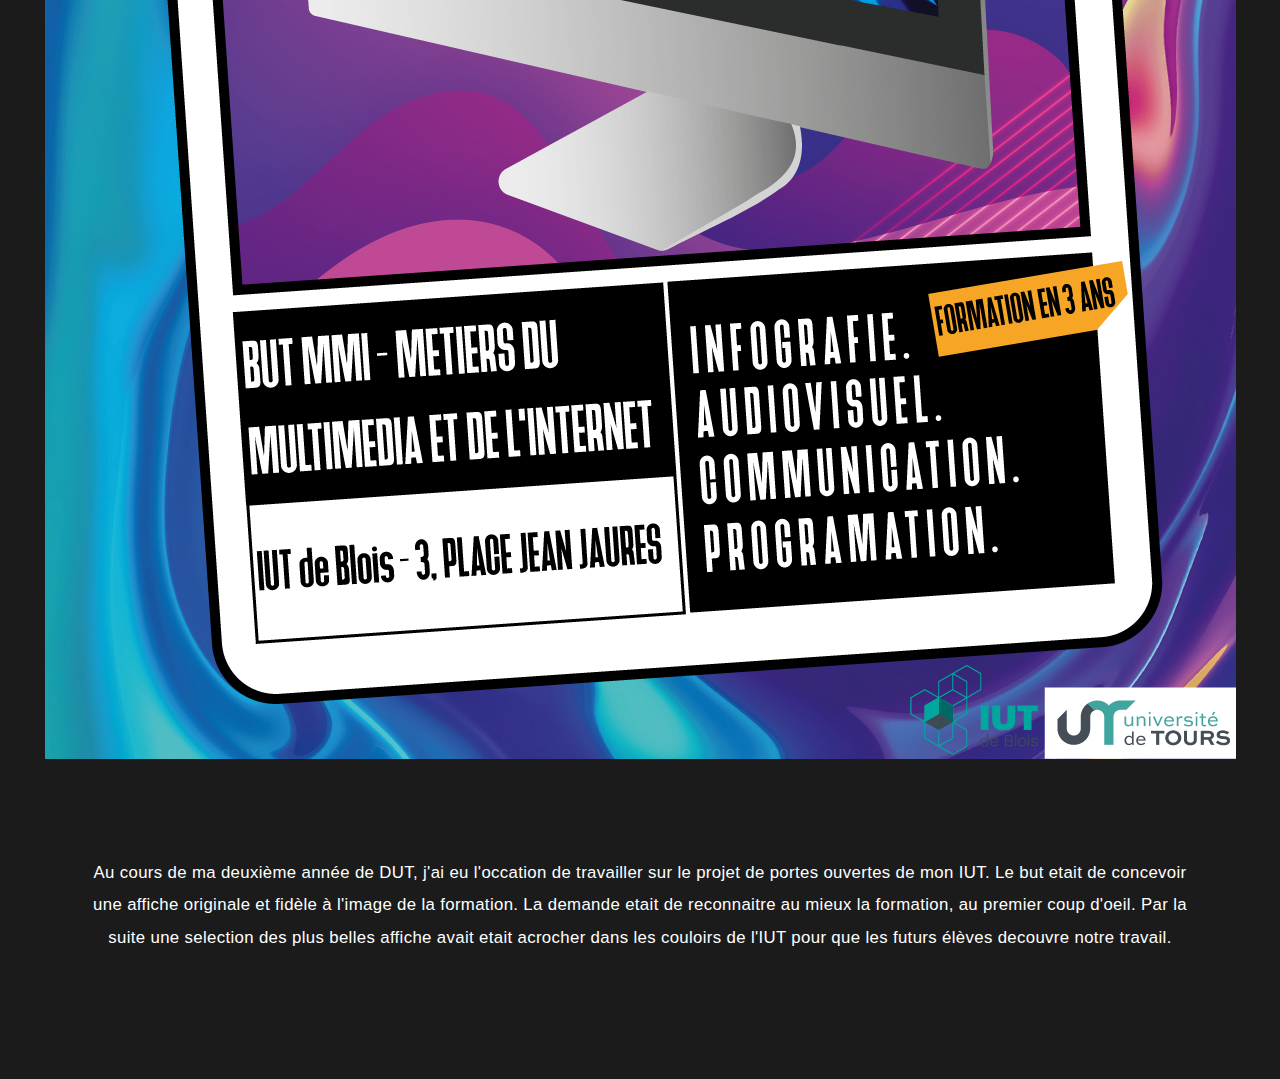
<file: project-detail.html>
<!DOCTYPE html>
<html lang="fr">
  <head>
    <meta charset="utf-8" />
    <meta name="viewport" content="width=device-width, initial-scale=1" />
    <meta name="description" content="" />
    <meta name="author" content="" />

    <!-- Favicons -->
    <link rel="shortcut icon" href="favicon.png" />
    <link rel="apple-touch-icon" href="apple-touch-icon.png" />
    <link
      rel="apple-touch-icon"
      sizes="72x72"
      href="apple-touch-icon-72x72.png"
    />
    <link
      rel="apple-touch-icon"
      sizes="114x114"
      href="apple-touch-icon-114x114.png"
    />

    <title>Plus de details</title>

    <!-- Styles -->
    <link
      href="https://fonts.googleapis.com/css?family=Montserrat:300,400,500,600,700&display=swap"
      rel="stylesheet"
    />
    <link
      href="https://fonts.googleapis.com/css?family=Libre+Baskerville:400i&display=swap"
      rel="stylesheet"
    />
    <link href="css/style.css" rel="stylesheet" media="screen" />
  </head>
  <body>
    <div class="animsition">
      <div class="loader">
        <div class="spinner">
          <div class="double-bounce1"></div>
          <div class="double-bounce2"></div>
        </div>
      </div>

      <!-- Content CLick Capture-->

      <div class="click-capture"></div>

      <!-- Sidebar Menu-->

      <div class="menu">
        <span class="close-menu icon-cross2 right-boxed"></span>
        <ul class="menu-list right-boxed">
          <li data-menuanchor="page1">
            <a href="index.html#page1">Accueil</a>
          </li>
          <li data-menuanchor="page2">
            <a href="index.html#page2">Spécialité</a>
          </li>
          <li data-menuanchor="page3">
            <a href="index.html#page3">CV</a>
          </li>
          <li data-menuanchor="page4">
            <a href="index.html#page4">À propos</a>
          </li>
          <li data-menuanchor="page5">
            <a href="index.html#page5">Projets</a>
          </li>
          <li data-menuanchor="page6">
            <a href="index.html#page6">Contact</a>
          </li>
        </ul>
        <div class="menu-footer right-boxed">
          <div class="social-list">
            <a
              href="https://twitter.com/strauss_life_"
              class="icon ion-social-twitter"
            ></a>
            <a
              href="https://www.instagram.com/off_theoj/?hl=fr"
              class="icon ion-social-instagram"
            ></a>
            <a
              href="https://www.linkedin.com/in/theo-jacob-289678213/"
              class="icon ion-social-linkedin"
            ></a>
            <a
              href="https://www.twitch.tv/jokubox_"
              class="icon ion-social-twitch"
            ></a>
          </div>
          <div class="copy">© Theo Jacob 2022.</div>
        </div>
      </div>

      <!-- Navbar -->

      <header class="navbar boxed">
        <div class="navbar-bg"></div>
        <a class="brand" href="#">
          <img class="brand-img" alt="" src="images/logo_pro.png" />
          <div class="brand-info">
            <div class="brand-name">Theo Jacob</div>
          </div>
        </a>

        <button
          type="button"
          class="navbar-toggle"
          data-toggle="collapse"
          data-target="#navbar-collapse"
          aria-expanded="false"
        >
          <span class="icon-bar"></span>
          <span class="icon-bar"></span>
          <span class="icon-bar"></span>
        </button>

        <div class="contacts d-none d-md-block">
          <div class="contact-item">+33 695050164</div>
          <div class="contact-item spacer">/</div>
          <div class="contact-item">
            <a href="mailto:contact@Ramsay.com">theo.jacob44@gmail.com</a>
          </div>
        </div>
      </header>

      <div class="content">
        <div class="container">
          <div class="row row-project">
            <div class="col-project-name col-md-6 mt-5 mb-5 mb-md-0">
              <h1>Journée porte ouverte</h1>
              <div class="social-list social-list-detail">
                <a
                  href="https://twitter.com/strauss_life_"
                  class="icon ion-social-twitter"
                ></a>
                <a
                  href="https://www.instagram.com/off_theoj/?hl=fr"
                  class="icon ion-social-instagram"
                ></a>
                <a
                  href="https://www.linkedin.com/in/theo-jacob-289678213/"
                  class="icon ion-social-linkedin"
                ></a>
                <a
                  href="https://www.twitch.tv/jokubox_"
                  class="icon ion-social-twitch"
                ></a>
              </div>
            </div>
            <div class="col-project-info col-md-6">
              <div class="row">
                <div class="col-md-6 mt-5">
                  <h5>Client</h5>
                  <p>IUT de Blois</p>
                </div>
                <div class="col-md-6 mt-5">
                  <h5>Équipe</h5>
                  <p>Theo jacob - Designer</p>
                </div>
                <div class="col-md-6 mt-5">
                  <h5>Préstations</h5>
                  <p>Création affiche de communication</p>
                </div>
                <div class="col-md-6 mt-5">
                  <h5>Date</h5>
                  <p>Janvier, 2022</p>
                </div>
              </div>
            </div>
          </div>
        </div>
        <img
          alt=""
          class="image-holder wow fadeIn"
          src="images/bg/affiche-JPO-final.png"
        />
        <div class="container">
          <p class="project-detail-text text-center">
            Au cours de ma deuxième année de DUT, j'ai eu l'occation de
            travailler sur le projet de portes ouvertes de mon IUT. Le but etait
            de concevoir une affiche originale et fidèle à l'image de la
            formation. La demande etait de reconnaitre au mieux la formation, au
            premier coup d'oeil. Par la suite une selection des plus belles
            affiche avait etait acrocher dans les couloirs de l'IUT pour que les
            futurs élèves decouvre notre travail.
            <!--<a
              href="https://example.domain/denima6vsco"
              target="_blank"
              class="underline"
              >https://example.domain/denima6vsco</a
            > -->
          </p>
          <!--<img
            alt=""
            class="image-holder wow fadeInLeft"
            src="images/bg/project3-1.jpg"
          />
          <img
            alt=""
            class="image-holder wow fadeInRight"
            src="images/bg/project3-2.jpg"
          />
          <p class="project-detail-text text-center">
            Lorem ipsum dolor sit amet, consectetur adipisicing elit. Ipsum
            quaerat harum, tempora quia molestiae repudiandae ex eaque dolorem
            porro necessitatibus totam voluptas placeat voluptates nemo amet
            aliquid impedit vel? Asperiores?
          </p>-->
        </div>
        <footer>
          <br />
          <br />
        </footer>
      </div>
    </div>

    <!-- jQuery -->

    <script src="js/jquery.min.js"></script>
    <script src="js/wow.min.js"></script>
    <script src="js/jquery.magnific-popup.min.js"></script>
    <script src="js/smoothscroll.js"></script>
    <script src="js/animsition.js"></script>

    <!-- Scripts -->
    <script src="js/scripts.js"></script>
  </body>
</html>
</file>
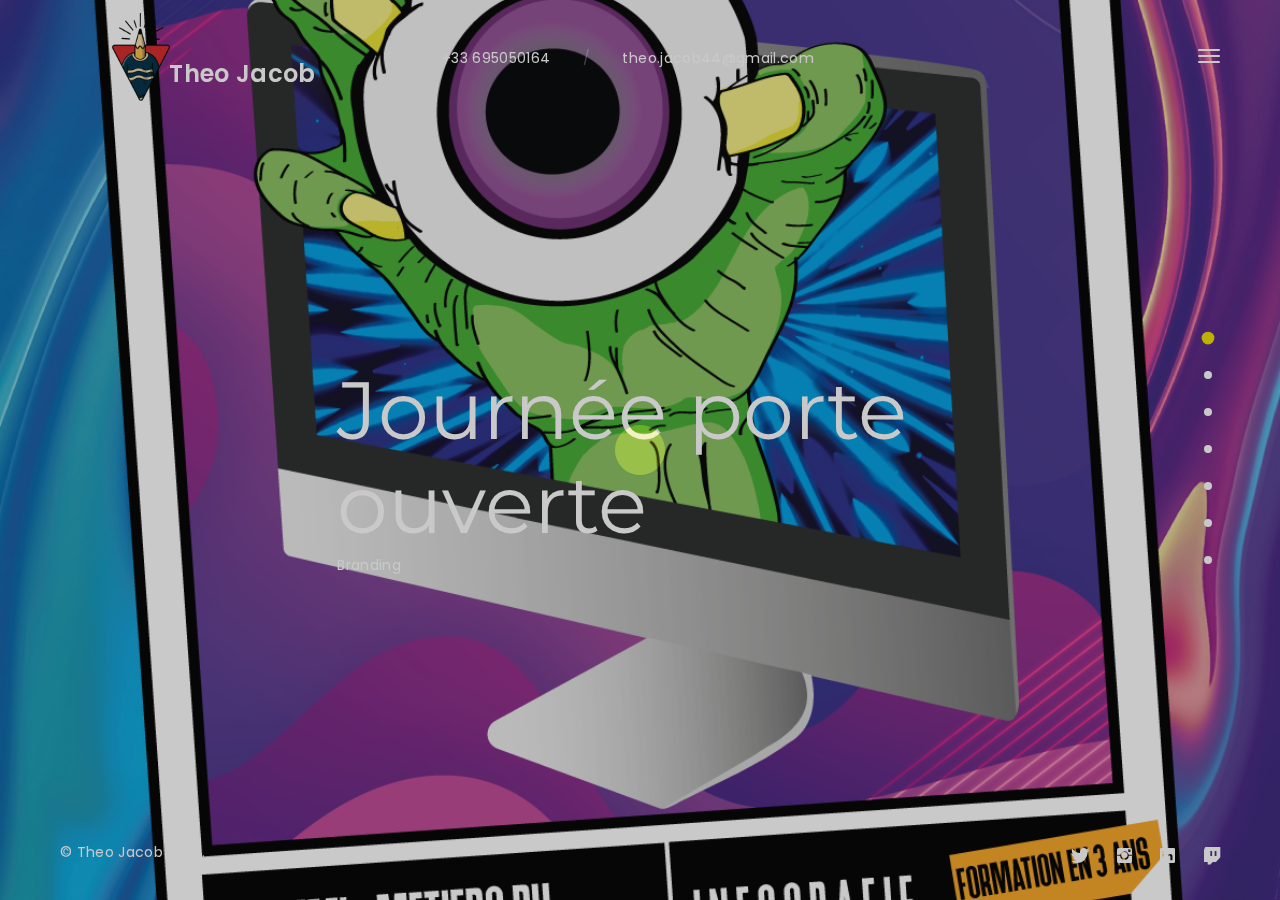
<file: projects.html>
<!DOCTYPE html>
<html lang="fr">
  <head>
    <meta charset="utf-8" />
    <meta name="viewport" content="width=device-width, initial-scale=1" />
    <meta name="description" content="" />
    <meta name="author" content="" />

    <!-- Favicons -->
    <link rel="shortcut icon" href="favicon.png" />
    <link rel="apple-touch-icon" href="apple-touch-icon.png" />
    <link
      rel="apple-touch-icon"
      sizes="72x72"
      href="apple-touch-icon-72x72.png"
    />
    <link
      rel="apple-touch-icon"
      sizes="114x114"
      href="apple-touch-icon-114x114.png"
    />

    <title>tout mes projets</title>

    <!-- Styles -->
    <link
      href="https://fonts.googleapis.com/css?family=Montserrat:500,600,700&display=swap"
      rel="stylesheet"
    />
    <link
      href="https://fonts.googleapis.com/css?family=Poppins:300,400,400i&display=swap"
      rel="stylesheet"
    />
    <link href="css/style.css" rel="stylesheet" media="screen" />
  </head>
  <body>
    <div class="animsition">
      <div class="loader">
        <div class="spinner">
          <div class="double-bounce1"></div>
          <div class="double-bounce2"></div>
        </div>
      </div>

      <!-- Content CLick Capture-->

      <div class="click-capture"></div>

      <!-- Sidebar Menu-->

      <div class="menu">
        <span class="close-menu icon-cross2 right-boxed"></span>
        <ul class="menu-list right-boxed">
          <li data-menuanchor="page1">
            <a href="index.html#page1">Accueil</a>
          </li>
          <li data-menuanchor="page2">
            <a href="index.html#page2">Spécialité</a>
          </li>
          <li data-menuanchor="page3">
            <a href="index.html#page3">CV</a>
          </li>
          <li data-menuanchor="page4">
            <a href="index.html#page4">À propos</a>
          </li>
          <li data-menuanchor="page5">
            <a href="index.html#page5">Projets</a>
          </li>
          <li data-menuanchor="page6">
            <a href="index.html#page6">Contact</a>
          </li>
        </ul>
        <div class="menu-footer right-boxed">
          <div class="social-list">
            <a
              href="https://twitter.com/strauss_life_"
              class="icon ion-social-twitter"
            ></a>
            <a
              href="https://www.instagram.com/off_theoj/?hl=fr"
              class="icon ion-social-instagram"
            ></a>
            <a
              href="https://www.linkedin.com/in/theo-jacob-289678213/"
              class="icon ion-social-linkedin"
            ></a>
            <a
              href="https://www.twitch.tv/jokubox_"
              class="icon ion-social-twitch"
            ></a>
          </div>
          <div class="copy">© Theo Jacob 2022.</div>
        </div>
      </div>

      <!-- Navbar -->

      <header class="navbar navbar-fullpage boxed">
        <div class="navbar-bg"></div>
        <a class="brand" href="#">
          <img alt="" src="images/logo_pro.png" />
          <div class="brand-info">
            <div class="brand-name">Theo Jacob</div>
          </div>
        </a>

        <button
          type="button"
          class="navbar-toggle"
          data-toggle="collapse"
          data-target="#navbar-collapse"
          aria-expanded="false"
        >
          <span class="icon-bar"></span>
          <span class="icon-bar"></span>
          <span class="icon-bar"></span>
        </button>

        <div class="contacts d-none d-md-block">
          <div class="contact-item">+33 695050164</div>
          <div class="contact-item spacer">/</div>
          <div class="contact-item">
            <a href="mailto:contact@Ramsay.com">theo.jacob44@gmail.com</a>
          </div>
        </div>
      </header>
      <div class="copy-bottom white boxed">© Theo Jacob 2022.</div>
      <div class="social-list social-list-bottom boxed">
        <a
          href="https://twitter.com/strauss_life_"
          class="icon ion-social-twitter"
        ></a>
        <a
          href="https://www.instagram.com/off_theoj/?hl=fr"
          class="icon ion-social-instagram"
        ></a>
        <a
          href="https://www.linkedin.com/in/theo-jacob-289678213/"
          class="icon ion-social-linkedin"
        ></a>
        <a
          href="https://www.twitch.tv/jokubox_"
          class="icon ion-social-twitch"
        ></a>
      </div>
      <div class="pagepiling">
        <div
          data-anchor="page1"
          class="pp-scrollable text-white section section-1"
        >
          <div class="scroll-wrap">
            <div
              class="section-bg"
              style="background-image: url(images/bg/affiche-JPO-final.png)"
            ></div>
            <div class="scrollable-content">
              <div class="vertical-centred v2">
                <div class="boxed boxed-inner">
                  <div class="boxed">
                    <div class="container">
                      <div class="intro">
                        <div class="project-detail-row">
                          <a class="" href="project-detail.html">
                            <span class="project-number">01</span>
                            <h2 class="project-title">Journée porte ouverte</h2>
                            <div class="project-category">Branding</div>
                          </a>
                        </div>
                      </div>
                    </div>
                  </div>
                </div>
              </div>
            </div>
          </div>
        </div>
        <div
          data-anchor="page2"
          class="pp-scrollable text-white section section-2"
        >
          <div class="scroll-wrap">
            <div
              class="section-bg"
              style="background-image: url(images/bg/affiche_typo.jpg)"
            ></div>
            <div class="scrollable-content">
              <div class="vertical-centred v2">
                <div class="boxed boxed-inner">
                  <div class="boxed">
                    <div class="container">
                      <div class="intro">
                        <div class="project-detail-row">
                          <a href="project-detail.html">
                            <span class="project-number">02</span>
                            <h2 class="project-title">Affiche typographique</h2>
                            <div class="project-category">Illustration</div>
                          </a>
                        </div>
                      </div>
                    </div>
                  </div>
                </div>
              </div>
            </div>
          </div>
        </div>
        <div
          data-anchor="page3"
          class="pp-scrollable text-white section section-3"
        >
          <div class="scroll-wrap">
            <div
              class="section-bg"
              style="background-image: url(images/bg/fire-force.jpg)"
            ></div>
            <div class="scrollable-content">
              <div class="vertical-centred v2">
                <div class="boxed boxed-inner">
                  <div class="boxed">
                    <div class="container">
                      <div class="intro">
                        <div class="project-detail-row">
                          <a href="project-detail.html">
                            <span class="project-number">03</span>
                            <h2 class="project-title">Affiche Fire Force</h2>
                            <div class="project-category">Illustration</div>
                          </a>
                        </div>
                      </div>
                    </div>
                  </div>
                </div>
              </div>
            </div>
          </div>
        </div>
        <div
          data-anchor="page4"
          class="pp-scrollable text-white section section-4"
        >
          <div class="scroll-wrap">
            <div
              class="section-bg"
              style="background-image: url(images/bg/logo-pour-affiche.jpg)"
            ></div>
            <div class="scrollable-content">
              <div class="vertical-centred v2">
                <div class="boxed boxed-inner">
                  <div class="boxed">
                    <div class="container">
                      <div class="intro">
                        <div class="project-detail-row">
                          <a href="project-detail.html">
                            <span class="project-number">04</span>
                            <h2 class="project-title">Les droles de diables</h2>
                            <div class="project-category">Branding</div>
                          </a>
                        </div>
                      </div>
                    </div>
                  </div>
                </div>
              </div>
            </div>
          </div>
        </div>
        <div
          data-anchor="page5"
          class="pp-scrollable text-white section section-5"
        >
          <div class="scroll-wrap">
            <div
              class="section-bg"
              style="background-image: url(images/bg/autoportrait.jpg)"
            ></div>
            <div class="scrollable-content">
              <div class="vertical-centred v2">
                <div class="boxed boxed-inner">
                  <div class="boxed">
                    <div class="container">
                      <div class="intro">
                        <div class="project-detail-row">
                          <a href="project-detail.html">
                            <span class="project-number">05</span>
                            <h2 class="project-title">Autoportrait</h2>
                            <div class="project-category">Illustration</div>
                          </a>
                        </div>
                      </div>
                    </div>
                  </div>
                </div>
              </div>
            </div>
          </div>
        </div>
        <div
          data-anchor="page6"
          class="pp-scrollable text-white section section-6"
        >
          <div class="scroll-wrap">
            <div
              class="section-bg"
              style="background-image: url(images/bg/img2.PNG)"
            ></div>
            <div class="scrollable-content">
              <div class="vertical-centred v2">
                <div class="boxed boxed-inner">
                  <div class="boxed">
                    <div class="container">
                      <div class="intro">
                        <div class="project-detail-row">
                          <a href="project-detail.html">
                            <span class="project-number">06</span>
                            <h2 class="project-title">Magazine CLARCK</h2>
                            <div class="project-category">Illustration</div>
                          </a>
                        </div>
                      </div>
                    </div>
                  </div>
                </div>
              </div>
            </div>
          </div>
        </div>
        <div
          data-anchor="page7"
          class="pp-scrollable text-white section section-7"
        >
          <div class="scroll-wrap">
            <div
              class="section-bg"
              style="background-image: url(images/bg/img3.jpg)"
            ></div>
            <div class="scrollable-content">
              <div class="vertical-centred v2">
                <div class="boxed boxed-inner">
                  <div class="boxed">
                    <div class="container">
                      <div class="intro">
                        <div class="project-detail-row">
                          <a href="project-detail.html">
                            <span class="project-number">07</span>
                            <h2 class="project-title">Zombie Art</h2>
                            <div class="project-category">Illustration</div>
                          </a>
                        </div>
                      </div>
                    </div>
                  </div>
                </div>
              </div>
            </div>
          </div>
        </div>
      </div>
    </div>
    <!-- jQuery -->

    <script src="js/jquery.min.js"></script>
    <script src="js/wow.min.js"></script>
    <script src="js/smoothscroll.js"></script>
    <script src="js/animsition.js"></script>
    <script src="js/jquery.validate.min.js"></script>
    <script src="js/jquery.magnific-popup.min.js"></script>
    <script src="js/owl.carousel.min.js"></script>
    <script src="js/jquery.pagepiling.min.js"></script>

    <!-- Scripts -->
    <script src="js/scripts.js"></script>
  </body>
</html>
</file>
<file: css/style.css>
/* ------------------------------------------------------------------------------

  Template Name: Ramsay
  Description: Ramsay - Creative Personal Onepage HTML Template
  Author: Paul_tf
  Author URI: http://themeforest.net/user/paul_tf
  Version: 1.0
  
  1.  Global

      1.1 General
      1.2 Typography
      1.3 Fields
      1.4 Buttons
      1.5 Icons
      1.6 Loader
      1.7 Helpers

  2.  Navbar 

      2.1 Navbar elements
      2.2 Sidebar Menu
      
  3.  Homepage

      3.1 Sections
      3.2 Section Specialization
      3.3 Section Resume
      3.4 Section About
      3.5 Section Projects
      3.6 Section Partners
      3.7 Section Testimonials

  4. Project Detail

  5. Responsive styles

      5.1 Min width 576px
      5.2 Min width 768px
      5.3 Min width 992px
      5.4 Min height 500px
      5.5 Min height 600px
      5.6 Min height 700px



/*-------------------------------------------------------------------------------
 1. Global
-------------------------------------------------------------------------------*/

/* 1.1 General */

@import url("bootstrap.min.css");
@import url("bootstrap-grid.min.css");
@import url("animate.css");
@import url("ionicons.min.css");
@import url("linearicons.css");
@import url("animsition.css");
@import url("magnific-popup.css");
@import url("jquery.pagepiling.css");
@import url("owl.carousel.css");

html {
  font-size: 12px;
  -webkit-font-smoothing: antialiased;
}

body {
  font-family: "Poppins", sans-serif;
  font-size: 1rem;
  font-weight: 400;
  letter-spacing: 0.025em;
  line-height: 1.9428;
  color: #ffffff;
  background: #1b1b1b;
  -webkit-overflow-scrolling: touch;
}

::-webkit-scrollbar {
  width: 8px;
  height: 8px;
}

::-webkit-scrollbar-thumb {
  cursor: pointer;
  background: #f0e000;
}

::selection {
  background-color: #f0e000;
  color: #fff;
}

-webkit-::selection {
  background-color: #f0e000;
  color: #fff;
}

::-moz-selection {
  background-color: #f0e000;
  color: #fff;
}

/* 1.2 Typography */

h1,
.h1 {
  font-family: "Montserrat", sans-serif;
  font-weight: 700;
  font-size: 3.428rem;
  line-height: 1.2;
  font-weight: 600;
  color: #fff;
  letter-spacing: -0.025em;
  margin: 0.5em 0;
}

h2,
.h2 {
  font-family: "Montserrat", sans-serif;
  font-weight: 600;
  font-size: 3.371rem;
  line-height: 1.166;
  color: #fff;
  letter-spacing: 0;
  margin: 2.6rem 0;
}

h3,
.h3 {
  font-family: "Montserrat", sans-serif;
  font-weight: 600;
  font-size: 2.142rem;
  line-height: 1.2;
  letter-spacing: -0.05em;
  color: #fff;
  margin: 2.6rem 0;
}

h4,
.h4 {
  font-family: "Montserrat", sans-serif;
  font-weight: 600;
  font-size: 1.714rem;
  line-height: 1.25;
  letter-spacing: 0.025em;
  color: #fff;
  margin: 2.6rem 0;
}

h5,
.h5 {
  font-family: "Montserrat", sans-serif;
  font-weight: 600;
  font-size: 1.571rem;
  line-height: 1.1;
  letter-spacing: 0;
  color: #fff;
  margin: 2.6rem 0;
}

h6,
.h6 {
  font-family: "Montserrat", sans-serif;
  font-weight: 600;
  font-size: 1.285rem;
  line-height: 1.3333;
  letter-spacing: 0;
  color: #fff;
  margin: 2.6rem 0;
}

h1 a,
.h1 a,
h2 a,
.h2 a,
h3 a,
.h3 a,
h4 a,
.h4 a,
h5 a,
.h5 a,
h6 a,
.h6 a {
  color: inherit;
}

h1 a:hover,
.h1 a:hover,
h2 a:hover,
.h2 a:hover,
h3 a:hover,
.h3 a:hover,
h4 a:hover,
.h4 a:hover,
h5 a:hover,
.h5 a:hover,
h6 a:hover,
.h6 a:hover {
  text-decoration: none;
}

strong {
  font-weight: 600;
}

p,
blockquote {
  margin-bottom: 2.6rem;
}

blockquote {
  font-size: 1.714rem;
  letter-spacing: 0.025em;
  line-height: 1.5;
  padding: 0;
  width: 80%;
  padding-left: 6.8rem;
  border-left: 0.3rem solid #f0e000;
  margin-top: 5rem;
  color: #fff;
}

cite {
  display: block;
  color: #fff;
  font-weight: 600;
  letter-spacing: 0;
  font-style: normal;
}

a {
  color: #f0e000;
  -webkit-transition: color 0.3s ease-out;
  -o-transition: color 0.3s ease-out;
  transition: color 0.3s ease-out;
}

a:hover {
  color: #f0e000;
  outline: none;
}

a:focus {
  text-decoration: none;
}

/* 1.3 Fields */

input[type="text"],
input[type="address"],
input[type="url"],
input[type="password"],
input[type="email"],
input[type="search"],
input[type="tel"],
textarea {
  display: inline-block;
  width: 100%;
  font-size: 1rem;
  border-radius: 0.75em;
  color: #fff;
  background-color: #2f2f2f;
  border: 0;
  border-radius: 0;
  padding: 0.7rem 1rem 0.7rem;
  -webkit-box-shadow: 0 0 25px rgba(0, 0, 0, 0.5);
  box-shadow: 0 0 25px rgba(0, 0, 0, 0.5);
  -webkit-appearance: none;
  -webkit-transition: all 0.15s;
  -o-transition: all 0.15s;
  transition: all 0.15s;
}

textarea {
  padding-top: 0.8rem;
  height: 15rem;
  resize: none;
  -webkit-transition: all 0.3s;
  -o-transition: all 0.3s;
  transition: all 0.3s;
}

input[type="text"]:focus,
input[type="address"]:focus,
input[type="url"]:focus,
input[type="password"]:focus,
input[type="email"]:focus,
input[type="search"]:focus,
input[type="tel"]:focus,
textarea:focus {
  border-color: #f0e000;
  outline: 0;
  color: #fff;
}

input::-moz-placeholder {
  color: #999999;
  opacity: 1;
}

input:-ms-input-placeholder {
  color: #999;
}

input::-webkit-input-placeholder {
  color: #999;
}

textarea::-moz-placeholder {
  color: #999;
  opacity: 1;
}

textarea:-ms-input-placeholder {
  color: #999;
}

textarea::-webkit-input-placeholder {
  color: #999;
}

.form-group {
  margin-bottom: 30px;
}

label.error {
  color: #fff;
  margin: 0.8rem 0 0;
}

/* 1.4 Buttons */

.btn {
  color: #fff;
  letter-spacing: 0.025em;
  font-size: 1rem;
  display: inline-block;
  border: 0;
  border-radius: 0;
  padding: 1.1em 2.28em 1em;
  background-color: #f0e000;
  text-decoration: none;
  -webkit-transition: all 0.3s ease-out !important;
  transition: all 0.3s ease-out !important;
}

.btn:hover,
.btn:focus {
  background-color: #f0e000;
  color: #fff;
  -webkit-box-shadow: none;
  box-shadow: none;
  outline: none !important;
}

/* 1.5 Icons */

.icon {
  display: inline-block;
}

.ion-ios-play {
  position: relative;
  width: 5rem;
  height: 5rem;
  padding-left: 0.2rem;
  line-height: 5rem;
  text-align: center;
  border: 1px solid #fff;
  border-radius: 50%;
  font-size: 1.5rem;
  margin-right: 1.5rem;
  margin-top: 4rem;
  color: #fff;
  transition: all 0.3s ease-out;
}

.ion-ios-play:hover {
  color: #f0e000;
  border: 1px solid #f0e000;
}

.ion-ios-play:after {
  content: "";
  position: absolute;
  right: 100%;
  top: 50%;
  height: 1px;
  width: 99999rem;
  background: #fff;
  margin-right: 2rem;
}

/* 1.6 Preloader */

.animsition {
  position: absolute;
  z-index: 1000;
  left: 0;
  width: 100%;
  top: 0;
  height: 100%;
}

.loader {
  position: fixed;
  overflow: hidden;
  z-index: 1000;
  left: 0;
  top: 0;
  width: 100%;
  height: 100%;
  background: #1b1b1b;
  color: #4b4b4b;
  text-align: center;
}

.spinner {
  position: absolute;
  top: 50%;
  left: 50%;
  width: 50px;
  height: 50px;
  -webkit-transform: translate(-50%, -50%);
  -moz-transform: translate(-50%, -50%);
  -ms-transform: translate(-50%, -50%);
  -o-transform: translate(-50%, -50%);
  transform: translate(-50%, -50%);
}

.double-bounce1,
.double-bounce2 {
  width: 100%;
  height: 100%;
  border-radius: 50%;
  background-color: #f0e000;
  opacity: 0.6;
  position: absolute;
  top: 0;
  left: 0;
  -webkit-animation: sk-bounce 2s infinite ease-in-out;
  animation: sk-bounce 2s infinite ease-in-out;
}

.double-bounce2 {
  -webkit-animation-delay: -1s;
  animation-delay: -1s;
}

@-webkit-keyframes sk-bounce {
  0%,
  100% {
    -webkit-transform: scale(0);
  }
  50% {
    -webkit-transform: scale(1);
  }
}

@keyframes sk-bounce {
  0%,
  100% {
    transform: scale(0);
    -webkit-transform: scale(0);
  }
  50% {
    transform: scale(1);
    -webkit-transform: scale(1);
  }
}

/* 1.7 Helpers */

.text-muted {
  color: #999 !important;
}

.text-white {
  color: #fff;
}

.text-primary {
  color: #f0e000 !important;
}

.masked {
  position: relative;
}

.masked:before,
.masked-03:before {
  content: "";
  position: absolute;
  left: 0;
  top: 0;
  width: 100%;
  height: 100%;
  background: #000;
  opacity: 0.1;
}

.masked-03:before {
  opacity: 0.3;
}

/*-------------------------------------------------------------------------------
  2. Navbar
-------------------------------------------------------------------------------*/

.navbar {
  position: absolute;
  display: block;
  z-index: 101;
  left: 0;
  top: 0;
  width: 100%;
  padding-top: 2rem;
  padding-bottom: 2rem;
  color: #fff;
  margin: 0;
  border-radius: 0;
}

.navbar-bg {
  content: "";
  position: absolute;
  left: 0;
  right: 0;
  top: -1px;
  width: 100%;
  height: 0;
  background: #272727;
  z-index: -1;
  box-shadow: none;
  -webkit-transition: all 0.3s cubic-bezier(0.37, 0.31, 0.2, 0.85);
  -o-transition: all 0.3s cubic-bezier(0.37, 0.31, 0.2, 0.85);
  transition: all 0.3s cubic-bezier(0.37, 0.31, 0.2, 0.85);
}

.navbar-fixed {
  position: fixed;
}

.navbar-fixed .navbar-bg {
  box-shadow: 0 0 35px rgba(0, 0, 0, 0.2);
}

.navbar .brand {
  float: left;
  -webkit-transition: none;
  -o-transition: none;
  transition: none;
}

/* 2.1 Navbar elements */

.brand {
  line-height: 1.6;
  color: #fff;
  display: inline-block;
}

a.brand:hover,
a.brand:focus {
  text-decoration: none;
  color: #fff;
}

.brand img {
  display: inline-block;
  vertical-align: middle;
  margin-top: -2rem;
  margin-left: -7rem;
  margin-right: -4rem;
  width: 280px;
  height: 170px;
}

.brand-info {
  display: inline-block;
  vertical-align: middle;
}

.brand-name {
  font-weight: 600;
  font-size: 1.714rem;
  line-height: 1;
}

.brand-text {
  font-size: 0.857rem;
  font-weight: 300;
  margin-top: -0.3rem;
}

.navbar-toggle {
  float: right;
  display: block;
  margin: 0;
  padding: 0;
  border-radius: 0;
  background: none;
  border: 0;
  margin-top: 0.8rem;
}

.navbar-toggle:focus {
  outline: none;
}

.navbar-toggle .icon-bar {
  background-color: #fff;
  -webkit-transition: all 0.3s ease;
  -o-transition: all 0.3s ease;
  transition: all 0.3s ease;
  display: block;
  width: 22px;
  height: 2px;
  border-radius: 1px;
}

.navbar-toggle .icon-bar + .icon-bar {
  margin-top: 4px;
}

.navbar-toggle:hover .icon-bar {
  background-color: #f0e000;
}

.navbar .social-list {
  float: right;
  margin-right: 10%;
}

.social-list {
  overflow: hidden;
}

.social-list-bottom {
  display: none;
  position: absolute;
  z-index: 10;
  right: 0;
  bottom: 2.4rem;
  color: #000;
}

.social-list a {
  float: left;
  font-size: 1.428rem;
  line-height: 1;
  color: #fff;
  margin-left: 2rem;
}

.social-list a:first-child {
  margin-left: 0;
}

.social-list a:hover {
  color: #f0e000;
  text-decoration: none;
}

.navbar-spacer {
  float: right;
  margin: -1rem 4.5rem 0;
  width: 1px;
  height: 3.3rem;
  background-color: #3c3c3c;
}

.navbar-address {
  float: right;
  font-weight: 600;
  text-transform: uppercase;
}

.contacts {
  float: left;
  margin-left: 9rem;
  margin-top: 0.5rem;
}

.contacts .contact-item {
  display: inline-block;
  color: #fff;
  margin-right: 2rem;
}

.contacts .contact-item a {
  color: #fff;
}

.contacts .contact-item.spacer {
  opacity: 0.3;
}

.contact-address {
  margin-top: 5rem;
}

#success,
#error {
  display: none;
}

.form-group-message {
  display: none;
}

/* 2.2 Sidebar menu */

.click-capture {
  position: fixed;
  top: 0;
  left: 0;
  width: 100%;
  height: 100%;
  visibility: hidden;
  z-index: 99;
  opacity: 0;
  background: rgba(0, 0, 0, 0.3);
  transition: opacity 0.5s;
}

.menu {
  position: fixed;
  top: 0;
  bottom: 0;
  right: 0;
  width: 100%;
  z-index: 102;
  background-color: #1b1b1b;
  -webkit-transform: translateX(100%);
  -ms-transform: translateX(100%);
  -o-transform: translateX(100%);
  transform: translateX(100%);
  -webkit-transition: all 0.6s ease;
  -o-transition: all 0.6s ease;
  transition: all 0.6s ease;
}

.close-menu {
  position: absolute;
  z-index: 2;
  top: 2.3rem;
  font-size: 1.6rem;
  line-height: 1;
  color: #fff;
  cursor: pointer;
  margin-top: 0.8rem;
  -webkit-transition: all 0.3s ease;
  -o-transition: all 0.3s ease;
  transition: all 0.3s ease;
}

.close-menu:hover {
  color: #f0e000;
}

.menu-list {
  opacity: 0;
  position: absolute;
  left: 0;
  top: 5rem;
  bottom: 10.5rem;
  padding-left: 15%;
  overflow-x: hidden;
  overflow-y: auto;
  -webkit-overflow-scrolling: touch;
  overflow-scrolling: touch;
  font-weight: 600;
  letter-spacing: -0.025rem;
  list-style: none;
  margin: 0;
  -webkit-transform: translateY(3rem);
  -ms-transform: translateY(3rem);
  -o-transform: translateY(3rem);
  transform: translateY(3rem);
  -webkit-transition: transform 0.5s 0.6s ease, opacity 0.5s 0.6s ease;
  -o-transition: transform 0.5s 0.6s ease, opacity 0.5s 0.6s ease;
  transition: transform 0.5s 0.6s ease, opacity 0.5s 0.6s ease;
}

.menu-list li a {
  color: #636363;
}

.menu-list .active > a,
.menu-list li a:hover {
  text-decoration: none;
  color: #fff;
}

.menu-list > li {
  font-size: 1.65rem;
  line-height: 1;
}

.menu-list > li {
  margin-top: 2.7rem;
}

.menu-list > li:first-child {
  margin-top: 0;
}

.menu-list ul {
  display: none;
  list-style: none;
  padding: 0;
  margin: 0;
}

.menu-list ul li {
  font-size: 1.142rem;
  margin-top: 1.142rem;
}

.menu-list ul li:first-child {
  margin-top: 2.4rem;
}

.menu-footer {
  position: absolute;
  left: 15%;
  bottom: 4rem;
}

.menu-footer .social-list {
  opacity: 0;
  -webkit-transform: translateY(3rem);
  -ms-transform: translateY(3rem);
  -o-transform: translateY(3rem);
  transform: translateY(3rem);
  -webkit-transition: all 0.5s 0.7s ease;
  -o-transition: all 0.5s 0.7s ease;
  transition: all 0.5s 0.7s ease;
}

.menu-footer .social-list a {
  color: #7e7e7e;
  margin: 0;
  margin-right: 2.7rem;
}

.menu-footer .social-list a:last-child {
  margin-right: 0;
}

.menu-footer .social-list a:hover {
  color: #f0e000;
}

.menu-footer .copy {
  opacity: 0;
  display: none;
  margin-top: 3.2rem;
  color: #fff;
  line-height: 1.71rem;
  -webkit-transform: translateY(2rem);
  -ms-transform: translateY(2rem);
  -o-transform: translateY(2rem);
  transform: translateY(2rem);
  -webkit-transition: all 0.5s 0.9s ease;
  -o-transition: all 0.5s 0.9s ease;
  transition: all 0.5s 0.9s ease;
}

.menu-is-opened .click-capture {
  visibility: visible;
  opacity: 1;
}

.menu-is-opened .menu {
  -webkit-transform: translateX(0);
  -ms-transform: translateX(0);
  -o-transform: translateX(0);
  transform: translateX(0);
  box-shadow: 0 0 25px rgba(0, 0, 0, 0.07);
}

.menu-is-opened .menu .menu-lang,
.menu-is-opened .menu-list,
.menu-is-opened .menu .menu-footer .social-list,
.menu-is-opened .menu .menu-footer .copy {
  -webkit-transform: translate(0);
  -ms-transform: translate(0);
  -o-transform: translate(0);
  transform: translate(0);
  opacity: 1;
}

.menu-is-closed .menu .menu-lang,
.menu-is-closed .menu .menu-list,
.menu-is-closed .menu .menu-footer .social-list,
.menu-is-closed .menu .menu-footer .copy {
  opacity: 0;
  -webkit-transition-delay: 0s;
  -o-transition-delay: 0s;
  transition-delay: 0s;
}

/*-------------------------------------------------------------------------------
  3. Homepage
-------------------------------------------------------------------------------*/

.boxed {
  padding-left: 1.7rem;
  padding-right: 1.7rem;
}

.left-boxed {
  left: 1.7rem;
}

.right-boxed {
  right: 1.7rem !important;
}

.copy-bottom {
  display: none;
  position: absolute;
  z-index: 10;
  left: 0;
  bottom: 2.4rem;
  color: #000;
}

.copy-bottom.white {
  color: #fff;
}

#pp-nav {
  z-index: 100;
  width: 2.1428rem;
  margin-top: 0 !important;
  -webkit-transform: translateY(-50%);
  -ms-transform: translateY(-50%);
  -o-transform: translateY(-50%);
  transform: translateY(-50%);
}

#pp-nav.right {
  right: 0;
}

#pp-nav .pp-nav-up,
#pp-nav .pp-nav-down {
  display: none;
  font-size: 1.3428rem;
  cursor: pointer;
  color: #000;
  text-align: center;
  -webkit-transition: all 0.3s ease;
  -o-transition: all 0.3s ease;
  transition: all 0.3s ease;
}

#pp-nav .pp-nav-up {
  margin-bottom: 3.5rem;
}

#pp-nav .pp-nav-down {
  margin-top: 3.5rem;
}

#pp-nav li,
.pp-slidesNav li {
  margin: 1.928rem auto;
  width: 10px;
  height: 10px;
}

#pp-nav span,
.pp-slidesNav span {
  left: 0;
  top: 0;
  cursor: pointer;
  width: 8px;
  height: 8px;
  background: #000;
  border: 0;
  -webkit-transition: all 0.3s ease;
  -o-transition: all 0.3s ease;
  transition: all 0.3s ease;
}

#pp-nav .pp-nav-up:hover,
#pp-nav .pp-nav-down:hover,
#pp-nav.white .pp-nav-up:hover,
#pp-nav.white .pp-nav-down:hover {
  color: #f0e000;
}

#pp-nav.white .pp-nav-up,
#pp-nav.white .pp-nav-down {
  color: #fff;
}

#pp-nav.white span,
.pp-slidesNav span {
  background: #fff;
}

#pp-nav li .active span,
.pp-slidesNav .active span,
#pp-nav span:hover,
.pp-slidesNav span:hover {
  opacity: 1;
}

#pp-nav li .active span,
.pp-slidesNav .active span {
  opacity: 1;
  background: #f0e000;
  transform: scale(1.6);
}

/* 3.1 Sections */

.pagepiling .section {
  background: #1b1b1b;
  padding-top: 10.3rem;
  padding-bottom: 6rem;
}

.pagepiling .pp-scrollable {
  padding: 0;
  overflow-x: hidden;
}

.pp-scrollable .vertical-centred {
  padding-top: 10.3rem;
  padding-bottom: 6rem;
}

.pp-scrollable .vertical-centred.v2 {
  padding-top: 6rem;
  padding-bottom: 9rem;
}

.scroll-wrap {
  position: relative;
  min-height: 100%;
}

.scrollable-content {
  white-space: nowrap;
  width: 100%;
  font-size: 0;
}

.scrollable-content:before {
  content: "";
  display: inline-block;
  height: 100vh;
  vertical-align: middle;
}

.vertical-centred {
  width: 100%;
  height: 100%;
  display: inline-block;
  vertical-align: middle;
  white-space: normal;
  font-size: 1rem;
}

.boxed-inner {
  position: relative;
  padding: 0;
}

.section-bg {
  position: absolute;
  left: 0;
  top: 0;
  width: 100%;
  height: 100%;
  background-size: cover;
  background-position: center;
}

.vertical-title {
  position: absolute;
  text-align: center;
  font-weight: 600;
  opacity: 0.05;
  font-size: 9rem;
  top: 50%;
  left: 8rem;
  transform: translateY(-50%);
}

.vertical-title span {
  position: absolute;
  top: 50%;
  left: 50%;
  transform: translate(-50%, -50%) rotate(-90deg);
  opacity: 0;
  overflow: hidden;
  transition: all 0.5s 0.6s;
  white-space: nowrap;
  letter-spacing: 2.5rem;
}

.section.active .vertical-title span {
  letter-spacing: 0;
  opacity: 1;
}

/*.section .intro{
  opacity: 0;
  transform:scale(1.05);
  -webkit-transition: all 0.35s 0.6s ease;
  -o-transition:all 0.35s 0.6s ease;
  transition: all 0.35s 0.6s ease;
}

.section.active .intro{
  opacity: 1;
  transform: scale(1) translate(0);
}*/

.fadeY {
  opacity: 0;
  transition: all 0.5s 1.5s ease;
  -webkit-transform: translateY(-2rem);
  -ms-transform: translateX(-2rem);
  -o-transform: translateY(-2rem);
  transform: translateY(-2rem);
}

.fadeY-1 {
  transition: all 1s 0.5s;
}

.fadeY-2 {
  transition: all 1s 1s;
}

.fadeY-3 {
  transition: all 1s 1.5s;
}

.section.active .fadeY {
  opacity: 1;
  transform: translate(0);
}

.section .intro .project-title {
  opacity: 0;
  transition: all 0.5s;
  transform: translateY(2rem);
  transition-delay: 0.2s;
}

.section .intro .project-row:nth-child(2) .project-title {
  transition-delay: 0.4s;
}

.section .intro .project-row:nth-child(3) .project-title {
  transition-delay: 0.6s;
}

.section .intro .project-row:nth-child(4) .project-title {
  transition-delay: 0.8s;
}

.section.active .intro .project-title {
  transform: none;
  opacity: 1;
  transform: translateY(0);
}

.subtitle-top {
  line-height: 1.714;
  margin-top: 0;
  margin-bottom: 2.8rem;
  letter-spacing: 0.1em;
}

.title {
  letter-spacing: -0.025em;
  line-height: 1.33333;
  margin: 0 0 3rem;
}

.display-1 {
  font-size: 4.28rem;
  line-height: 1;
  letter-spacing: -0.05em;
  margin: 0;
}

.display-2 {
  font-size: 6.54rem;
  font-weight: 600;
  line-height: 1;
  letter-spacing: -0.05em;
  margin: 0;
}

.popup-youtube {
  display: inline-block;
  color: #fff;
  font-size: 1.26rem;
}

.popup-youtube:hover {
  text-decoration: none;
}

/* 3.2 Section Specialization */

.icon-specialization {
  font-size: 5rem;
  color: #f0e000;
}

.row-specialization {
  margin: 0 -2rem;
}

.col-specialization {
  padding: 0 2rem;
}

/* 3.3 Section Resume */

.section-3 .vertical-centred {
  padding-top: 6rem;
}
.resume-title {
  position: relative;
  color: #fff;
  margin: 0 0 2rem;
}

.resume-header {
  position: relative;
  z-index: 2;
  top: 5rem;
  padding: 0 3.6rem;
  transition: all 0.5s;
}

.resume-row {
  position: relative;
  padding-bottom: 2.2rem;
  margin-bottom: 2.2rem;
  border-bottom: 1px solid #fff;
  transition: all 0.5s;
}

.resume-row:last-child {
  padding-bottom: 0;
  margin-bottom: 0;
  border: 0;
}

.col-resume {
  position: relative;
  top: 0;
  padding: 2.2rem 3.6rem 3.6rem;
  background: rgba(255, 255, 255, 0.1);
  transition: background 0.5s, top 0.5s;
}

.col-resume:hover {
  background: #cabd00;
}

.resume-type {
  font-family: "Montserrat", sans-serif;
  text-transform: uppercase;
  letter-spacing: 0.2rem;
  font-weight: 500;
  position: relative;
  font-size: 1.125rem;
  margin-bottom: 1.2rem;
  transition: all 0.5s;
}

.resume-study {
  margin-bottom: 1rem;
}

.resume-date {
  font-size: 0.9rem;
  margin-bottom: 2rem;
}

.resume-text {
  margin-top: 1.2rem;
  margin-bottom: 0;
}

.resume-text.last {
  margin-bottom: 0;
}

/* 3.4 Section About */

.experience-box {
  display: inline-block;
  font-weight: 300;
  position: relative;
  white-space: nowrap;
  padding: 3.75rem;
  border: 1px solid #fff;
}

.experience-border {
  position: absolute;
  display: inline-block;
  vertical-align: middle;
  width: 20.15rem;
  height: 41.15rem;
  border: 0.657rem solid #ffeb00;
  left: 5rem;
  top: -2rem;
}

.experience-content {
  display: inline-block;
  vertical-align: middle;
  position: relative;
}

.experience-number {
  font-family: "Montserrat", sans-serif;
  font-size: 23.142rem;
  line-height: 1;
  font-weight: 400;
  color: #fff;
}

.experience-info {
  position: relative;
  font-size: 1.25rem;
  line-height: 1.481;
  color: #fff;
  text-align: right;
}

@media (min-width: 576px) {
  .experience-info {
    margin-top: -1px;
  }
}

.experience-info div {
  display: inline-block;
  position: relative;
}

.experience-info div:after {
  position: absolute;
  right: 100%;
  content: "";
  width: 5rem;
  bottom: 0.8rem;
  height: 1px;
  background: #fff;
}

.progress-bars {
  margin-top: 3rem;
}

.progress {
  height: 2.9rem;
  margin-bottom: 2rem;
  border-radius: 0;
  background: #222222;
}

.progress:last-child {
  margin-bottom: 0;
}

.progress-bar-wrp {
  width: 0;
  overflow: hidden;
  transition: all 0.5s;
  height: 100%;
}

.progress:nth-child(2) .progress-bar-wrp {
  transition-delay: 0.2s;
}

.progress:nth-child(4) .progress-bar-wrp {
  transition-delay: 0.5s;
}

.progress:nth-child(6) .progress-bar-wrp {
  transition-delay: 0.8s;
}

.section.active .progress-bar-wrp,
.pp-easing .progress-bar-wrp {
  width: 100%;
}

.progress-bar {
  background-color: #f0e000;
  height: 100%;
}

.progress-bars .number {
  color: #fff;
  margin-bottom: 1rem;
}

/* 3.5 Section Projects*/

.bg-changer {
  position: absolute;
  left: 0;
  width: 100%;
  height: 100%;
  overflow: hidden;
}

.bg-changer .section-bg {
  opacity: 0;
  will-change: opacity, transform;
  -webkit-transform: scale(1);
  -ms-transform: scale(1);
  -o-transform: scale(1);
  transform: scale(1);
  -webkit-transition: opacity 0.5s 0.2s ease, transform 5s 0.2s ease;
  -o-transition: opacity 0.5s 0.2s ease, transform 5s 0.2s ease;
  transition: opacity 0.5s 0.2s ease, transform 5s 0.2s ease;
}

.section-bg.mask:after {
  content: "";
  width: 100%;
  height: 100%;
  position: absolute;
  background: rgba(0, 0, 0, 0.4);
  transition: all 0.5s;
}

.section-bg.mask.hide:after {
  opacity: 0;
}

.bg-changer .active {
  opacity: 1;
  -webkit-transform: scale(1.05);
  -ms-transform: scale(1.05);
  -o-transform: scale(1.05);
  transform: scale(1.05);
}

.bg-changer .section-bg:first-child {
  opacity: 1;
}

.project-row {
  position: relative;
  margin-bottom: 3rem;
}

.view-all-projects,
.project-row,
.project-detail-row {
  padding-left: 3rem;
}

.project-row:last-child {
  margin-bottom: 0;
}

.project-number {
  position: absolute;
  left: 0;
  top: 1rem;
  font-size: 1.25rem;
}

.project-row a,
.project-detail-row a {
  display: block;
  text-decoration: none;
  color: #fff;
  transition: opacity 0.3s;
}

.project-row a {
  opacity: 0.5;
}

.project-detail-row {
  position: relative;
}

.project-row a:after,
.project-row a.active:after,
.project-detail-row a:after {
  content: "";
  opacity: 0;
  position: absolute;
  top: 2.2rem;
  margin-left: -4rem;
  height: 1px;
  background: #fff;
  width: 100000px;
  transition: opacity 0.3s;
}

.project-detail-row a:after {
  top: 5.5vmin;
}

.project-row a:hover:after,
.project-row a.active:after,
.project-detail-row a:hover:after {
  opacity: 1;
}

.project-row a.active {
  opacity: 1;
}

.project-title {
  font-size: 3.68rem;
  font-weight: 400;
  margin: 0;
}

.project-detail-row .project-title {
  font-size: 9vmin;
}

.project-category {
  font-size: 1rem;
}

.view-all {
  position: relative;
  color: #fff;
  font-family: "Montserrat", sans-serif;
  font-size: 1.26rem;
  margin-top: 2.3rem;
}

.view-all a {
  color: #fff;
  position: relative;
}

.view-all a:before {
  content: "";
  position: absolute;
  right: 100%;
  top: 50%;
  background: #fff;
  height: 1px;
  width: 1000000px;
  margin-right: 2rem;
}

.view-all a:hover {
  color: #f0e000;
  text-decoration: none;
}

@media (min-width: 768px) {
  .view-all-projects,
  .project-row,
  .project-detail-row {
    padding-left: 20%;
  }

  .project-title {
    font-size: 4.68rem;
  }

  .project-row a:after,
  .project-row a.active:after,
  .project-detail-row {
    top: 3rem;
  }

  .project-number {
    top: 1.7rem;
  }

  .project-detail-row .project-number {
    top: 3vmin;
  }
}

/* 3.6 Section Partners */

.row-partners {
  margin: 0 -5rem 0;
}

.col-partner {
  padding: 0 5rem;
  margin-top: 5rem;
  text-align: center;
  transition: all 0.7s;
  opacity: 0;
}

.section.active .col-partner {
  opacity: 1;
}

.section.active .col-partner:nth-child(1) {
  transition-delay: 0.3s;
}

.section.active .col-partner:nth-child(2) {
  transition-delay: 0.4s;
}

.section.active .col-partner:nth-child(3) {
  transition-delay: 0.5s;
}

.section.active .col-partner:nth-child(4) {
  transition-delay: 0.6s;
}

.section.active .col-partner:nth-child(5) {
  transition-delay: 0.7s;
}

.section.active .col-partner:nth-child(6) {
  transition-delay: 0.8s;
}

.section.active .col-partner:nth-child(7) {
  transition-delay: 0.9s;
}

.section.active .col-partner:nth-child(8) {
  transition-delay: 1s;
}

.section.active .col-partner:nth-child(9) {
  transition-delay: 1.1s;
}

.section.active .col-partner:nth-child(10) {
  transition-delay: 1.2s;
}

.section.active .col-partner:nth-child(11) {
  transition-delay: 1.3s;
}

.section.active .col-partner:nth-child(12) {
  transition-delay: 1.4s;
}

.col-partner img {
  margin: 0 auto;
  max-width: 100%;
  opacity: 0.4;
}

.col-partner:hover img {
  opacity: 1;
  -webkit-transition: all 0.5s;
  -o-transition: all 0.5s;
  transition: all 0.5s;
}

/* 3.7 Section Testimonials */

.bg-quote {
  position: absolute;
  right: 12%;
  top: 20%;
}

.bg-quote:before {
  position: absolute;
  content: "";
  right: 0;
  top: 0;
  width: 138px;
  height: 276px;
  background: url(../images/bg/quote.png) no-repeat;
}

.bg-quote:after {
  position: absolute;
  content: "";
  right: 138px;
  width: 138px;
  height: 276px;
  margin-right: 5.75rem;
  background: url(../images/bg/quote.png) no-repeat;
}

.review-row {
  position: relative;
  padding-top: 3rem;
  padding-bottom: 5rem;
}

.review-row:before {
  content: "";
  position: absolute;
  top: 0;
  left: 0;
  width: 100000px;
  height: 1px;
  background: #fff;
}

.review-carousel .text {
  font-weight: 300;
  font-size: 1.275rem;
  line-height: 1.675;
  margin: 0;
}

.review-carousel .text p {
  margin: 0;
}

.author-name {
  font-family: "Montserrat", sans-serif;
  font-size: 1.125rem;
  text-transform: uppercase;
  line-height: 1.333;
  font-weight: 600;
  margin-bottom: 0.5rem;
}

.review-carousel .owl-nav {
  position: relative;
  top: 0;
  margin-top: 7.7vh;
  -webkit-transform: none;
  -ms-transform: none;
  -o-transform: none;
  transform: none;
}

.review-carousel .owl-prev,
.review-carousel .owl-next {
  font-size: 1.2857rem;
  width: 3.57rem;
  height: 3.57rem;
  line-height: 3.57rem;
  border: 1px solid #fff;
  color: #fff;
  text-align: center;
  margin-right: 0.857rem;
}

.review-carousel .owl-prev:before {
  font-family: "Linearicons";
  content: "\e93b";
}

.review-carousel .owl-next:before {
  font-family: "Linearicons";
  content: "\e93c";
}

.review-carousel .owl-prev:hover,
.review-carousel .owl-next:hover {
  background: #fff;
  color: #000;
}

.review-carousel .owl-prev.disabled,
.review-carousel .owl-next.disabled {
  cursor: default;
}

.review-carousel .owl-prev.disabled:hover,
.review-carousel .owl-next.disabled:hover {
  background: none;
  color: #fff;
}

.owl-dots {
  text-align: center;
}

.owl-dot {
  display: inline-block;
}

.owl-dot span {
  display: block;
  width: 8px;
  height: 8px;
  background: #fff;
  position: relative;
  margin: 0 10px;
  border-radius: 50%;
}

.owl-dot.active span {
  background: #f0e000;
  transform: scale(1.4);
}

/* ------------------------------------------------------------------------------- */
/*  4. Project Detail
/* ------------------------------------------------------------------------------- */

.content {
  padding-top: 17rem;
}

.row-project {
  margin-bottom: 10rem;
}
.image-holder {
  display: block;
  margin: 12rem auto 7rem;
  max-width: 100%;
}

.social-list-detail {
  margin-top: 10rem;
}

.social-list-detail a {
  font-size: 2rem;
  color: #999;
}

.social-list-detail a:hover {
  color: #fff;
}

.col-project-name h1 {
  margin-top: 0;
}

.col-project-info p {
  margin-bottom: 0;
}

.col-project-info h5 {
  margin-top: 0;
  margin-bottom: 1.2rem;
}

.project-detail-text {
  color: #fff;
  font-size: 1.2rem;
  margin-bottom: 5rem;
}

/*section contact*/

.contact {
  background: url(../images/img8.jpg);
  background-position: center;
  background-size: cover;
  background-attachment: fixed;
  position: relative;
  margin-top: 30px;
}

.contact::before {
  content: "";
  position: absolute;
  left: 0;
  top: 0;
  background-color: rgba(0, 0, 0, 0.3);
  width: 100%;
  height: 100%;
  z-index: 1;
}

.contact .container {
  position: relative;
  z-index: 10;
  color: #fff;
}

.contact .container h2 {
  text-align: center;
  font-weight: 800;
  color: #fff;
  font-size: 2.5rem;
  margin-bottom: 20px;
}

.contact .container .form-group {
  position: relative;
  width: 100%;
  height: 50px;
  background: transparent;
}

.contact .container .form-group.text-area {
  height: 100px;
}

.contact .container .form-group textarea {
  resize: none;
}

.contact .container .form-group input,
.contact .container .form-group textarea {
  position: absolute;
  left: 0;
  top: 0;
  background: none;
  border: 1px solid #fff;
  width: 100%;
  height: 100%;
  outline: none;
  color: #fff;
  padding: 10px;
  transition: 0.3s;
}

.contact .container .form-group input:focus,
.contact .container .form-group textarea:focus,
.contact .container .form-group input:valid,
.contact .container .form-group textarea:valid {
  border-color: var(--primary-color);
}

.contact .container .content {
  width: 100%;
}

.contact .container .content ul {
  padding: 0;
  margin: 0;
  list-style: none;
}

.contact .container .content ul li {
  background: #f1f1f1;
  border-radius: 5px;
  margin-bottom: 20px;
  padding: 20px;
}

.contact .container .content ul li a {
  font-size: 1rem;
  color: #111;
  text-decoration: none;
  transition: 0.3s;
}

.contact .container .content ul li a:hover {
  color: var(--primary-color);
}

.contact .container .content ul li a i {
  font-size: 1.3rem;
  margin-right: 0.5rem;
}

/* ------------------------------------------------------------------------------- */
/*  5. Responsive styles
/* ------------------------------------------------------------------------------- */

/* 5.1 Min width 576px */

@media (min-width: 576px) {
  .menu {
    width: 50%;
  }
}

/* 5.2 Min width 768px */

@media (min-width: 768px) {
  html {
    font-size: 13px;
  }

  /* Sidebar Menu */
  .brand img {
    margin-left: 1px;
    height: 100px;
    width: 160px;
  }

  .menu {
    width: 50%;
  }

  /* Homepage */

  .boxed {
    padding-left: 3rem;
    padding-right: 3rem;
  }

  .boxed-inner {
    padding-left: 0;
  }

  .right-boxed {
    right: 3rem !important;
  }

  .left-boxed {
    left: 3rem;
  }

  /* Section About */

  .section-about {
    padding-top: 12rem;
  }

  .owl-dots {
    text-align: left;
    padding-left: calc(41% + 15px);
  }
}

/* 5.3 Min width 992px */

@media (min-width: 992px) {
  html {
    font-size: 14px;
  }

  .navbar {
    padding: 2.7rem 0;
  }

  /* Sidebar Menu */

  .menu {
    width: 35%;
    max-width: 35rem;
  }

  /* Homepage */

  .boxed {
    padding-left: 4.2857rem;
    padding-right: 4.2857rem;
  }

  .right-boxed {
    right: 4rem !important;
  }

  .left-boxed {
    left: 4.2857rem;
  }
}

/* 5.4 Min Height 500px */

@media (min-height: 500px) {
  #pp-nav .pp-nav-up,
  #pp-nav .pp-nav-down {
    display: block;
  }
}

/* 5.5 Min Height 600px */

@media (min-height: 600px) {
  /* Sidebar Menu */

  .menu .menu-lang {
    top: 7rem;
  }

  .menu-list {
    top: 9rem;
    bottom: 20rem;
  }

  .menu-list > li {
    font-size: 1.7rem;
  }

  .menu-footer {
    bottom: 6rem;
  }

  .menu-footer .copy {
    display: block;
  }
}

/* 5.6 Min Height 700px */

@media (min-height: 700px) {
  .copy-bottom {
    display: block;
  }

  .social-list-bottom {
    display: block;
  }
}
</file>
